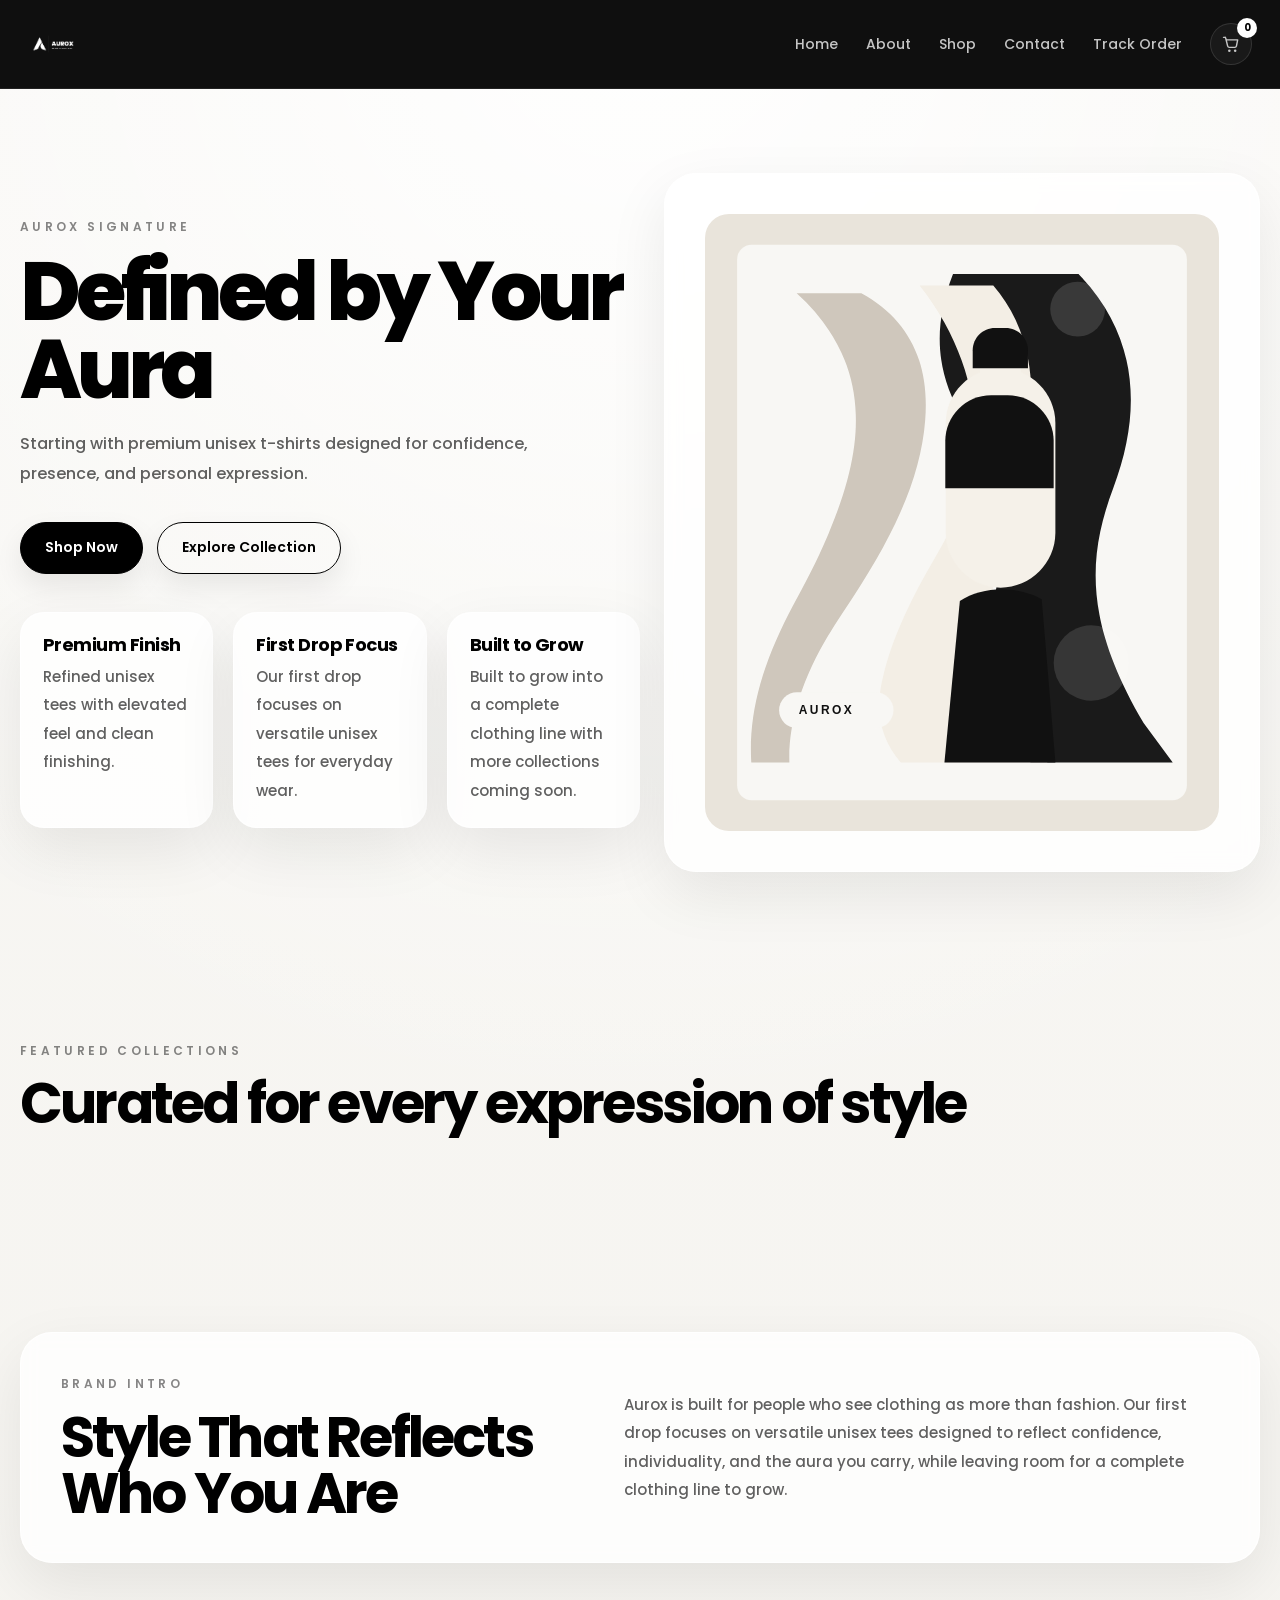
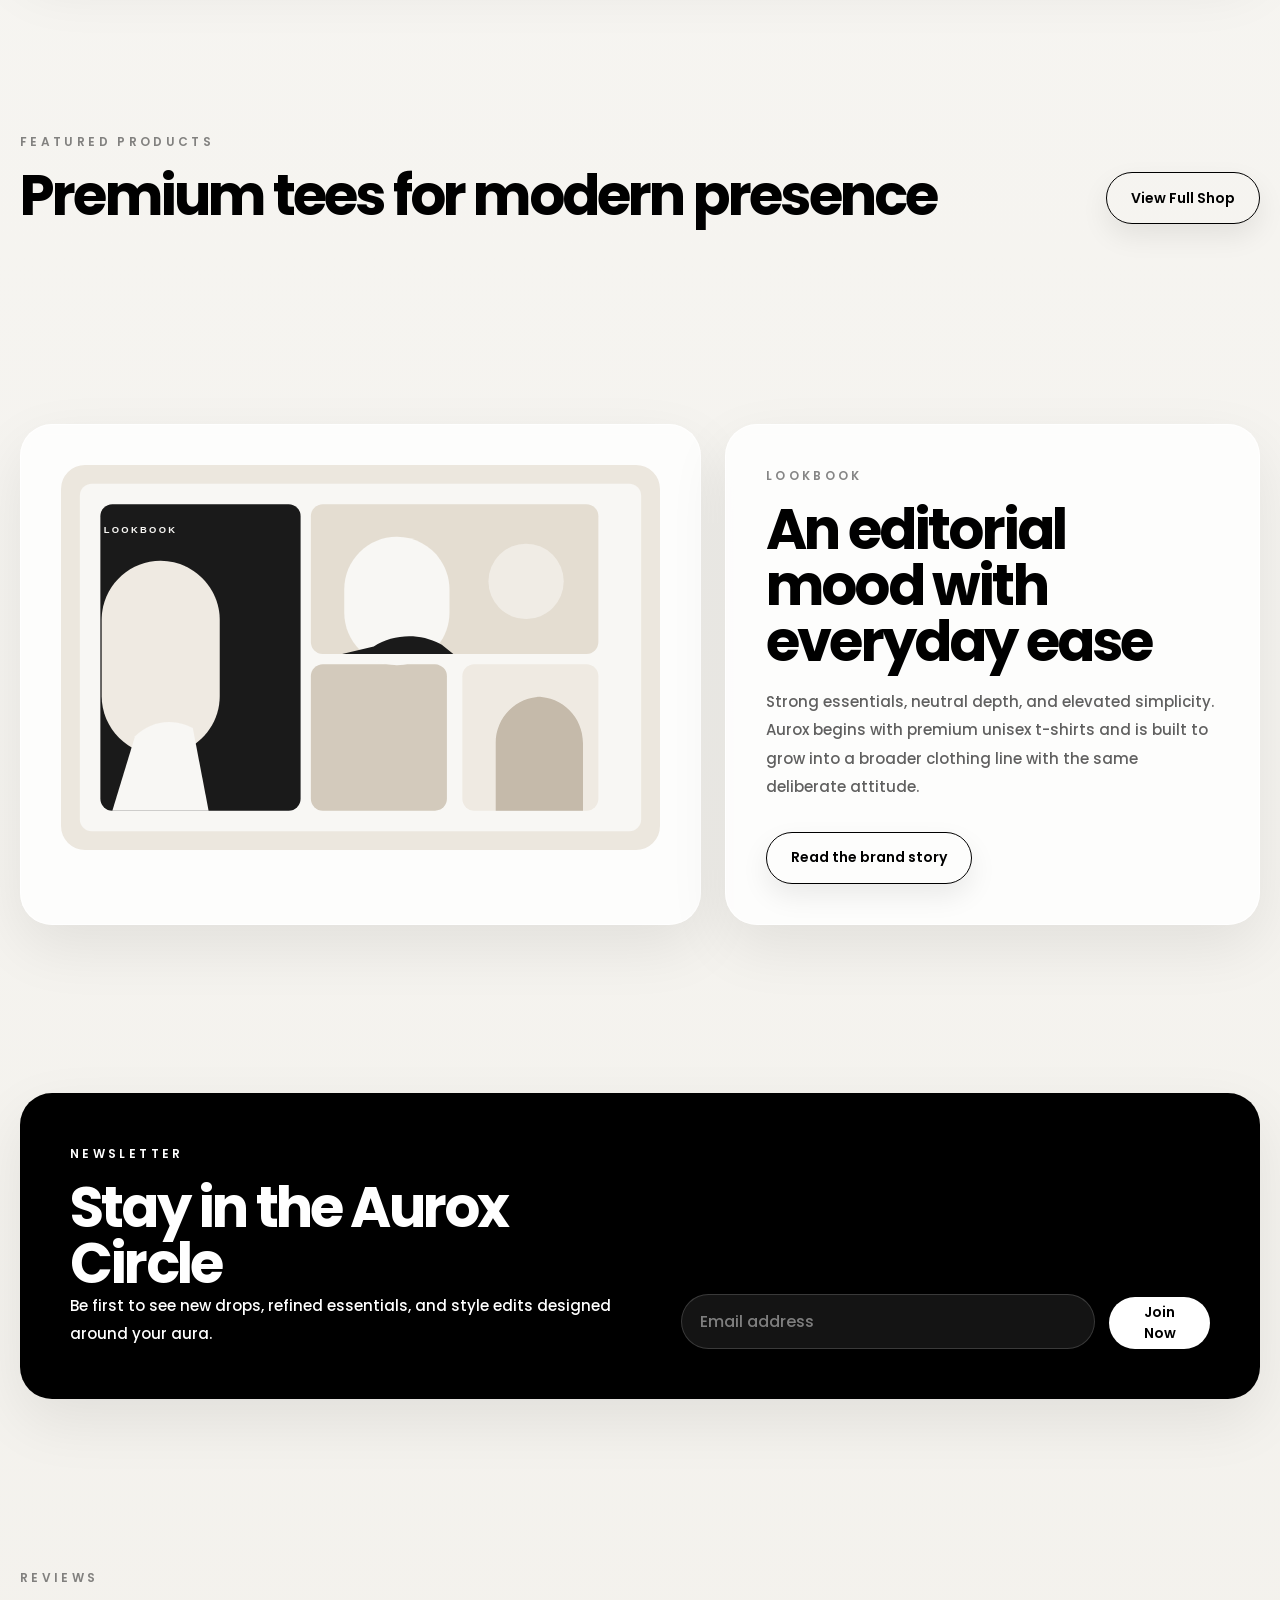
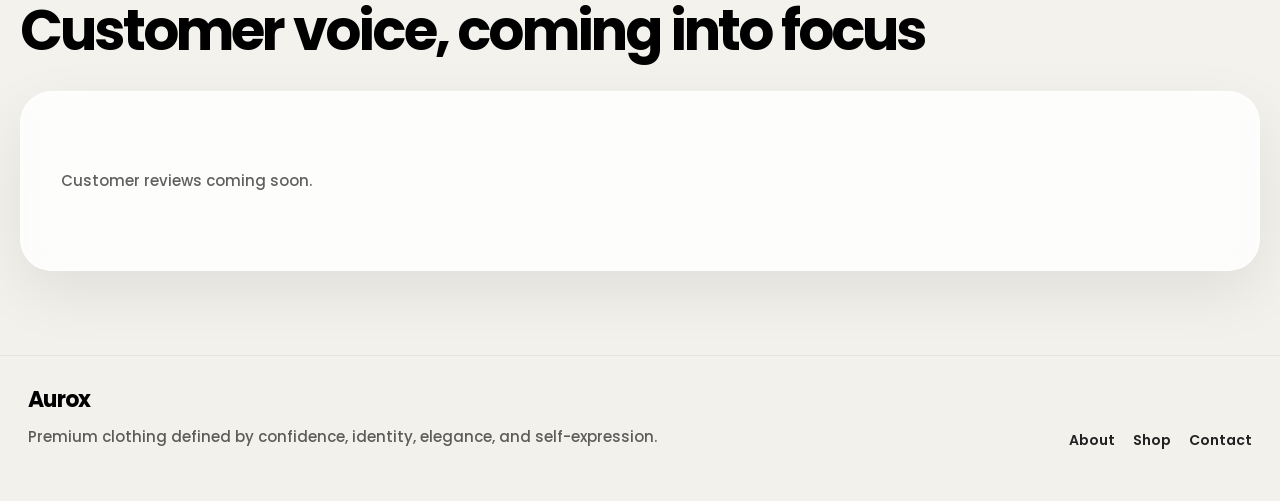
<file: index.html>
<!DOCTYPE html>
<html lang="en">
  <head>
    <meta charset="UTF-8" />
    <meta name="viewport" content="width=device-width, initial-scale=1.0" />
    <title>Aurox | Defined by Your Aura</title>
    <meta
      name="description"
      content="Aurox is a premium clothing brand defined by confidence, identity, elegance, and self-expression."
    />
    <link rel="preconnect" href="https://fonts.googleapis.com" />
    <link rel="preconnect" href="https://fonts.gstatic.com" crossorigin />
    <link
      href="https://fonts.googleapis.com/css2?family=Poppins:wght@500;600;700;800&display=swap"
      rel="stylesheet"
    />
    <link rel="stylesheet" href="css/style.css" />
  </head>
  <body data-page="home">
    <header class="site-header">
      <div class="container header-row">
        <a class="brand" href="index.html" aria-label="Aurox home">
          <img class="brand-logo" src="images/aurok-mark.png" alt="Aurox logo" />
        </a>

        <button class="menu-toggle" type="button" aria-label="Open menu" data-menu-toggle>
          <span></span>
          <span></span>
        </button>

        <nav class="site-nav" data-site-nav>
          <a href="index.html">Home</a>
          <a href="about.html">About</a>
          <a href="shop.html">Shop</a>
          <a href="contact.html">Contact</a>
          <a href="track-order.html">Track Order</a>
          <a class="cart-link" href="cart.html" aria-label="Open cart">
            <svg class="cart-icon" viewBox="0 0 24 24" aria-hidden="true">
              <path
                d="M7 7h13l-1.5 7.5a2 2 0 0 1-2 1.5H10a2 2 0 0 1-2-1.5L5.6 4.8A1 1 0 0 0 4.6 4H3"
                fill="none"
                stroke="currentColor"
                stroke-linecap="round"
                stroke-linejoin="round"
                stroke-width="1.7"
              />
              <circle cx="10" cy="20" r="1.5" fill="currentColor" />
              <circle cx="17" cy="20" r="1.5" fill="currentColor" />
            </svg>
            <span class="nav-count" data-cart-count>0</span>
          </a>
        </nav>
      </div>
    </header>

    <main>
      <section class="hero section">
        <div class="container hero-layout">
          <div class="hero-copy">
            <p class="eyebrow">Aurox Signature</p>
            <h1>Defined by Your Aura</h1>
            <p class="intro">
              Starting with premium unisex t-shirts designed for confidence,
              presence, and personal expression.
            </p>
            <div class="button-row">
              <a class="button button-dark" href="shop.html">Shop Now</a>
              <a class="button button-light" href="shop.html">Explore Collection</a>
            </div>

            <div class="mini-features">
              <article class="mini-card">
                <h3>Premium Finish</h3>
                <p>Refined unisex tees with elevated feel and clean finishing.</p>
              </article>
              <article class="mini-card">
                <h3>First Drop Focus</h3>
                <p>Our first drop focuses on versatile unisex tees for everyday wear.</p>
              </article>
              <article class="mini-card">
                <h3>Built to Grow</h3>
                <p>Built to grow into a complete clothing line with more collections coming soon.</p>
              </article>
            </div>
          </div>

          <div class="hero-visual panel">
            <img src="images/hero-editorial.svg" alt="Aurox editorial fashion visual" />
          </div>
        </div>
      </section>

      <section class="section">
        <div class="container">
          <div class="section-heading">
            <p class="eyebrow">Featured Collections</p>
            <h2>Curated for every expression of style</h2>
          </div>

          <div class="collection-grid" data-featured-collections></div>
        </div>
      </section>

      <section class="section">
        <div class="container">
          <div class="brand-story panel split-panel">
            <div>
              <p class="eyebrow">Brand Intro</p>
              <h2>Style That Reflects Who You Are</h2>
            </div>
            <p>
              Aurox is built for people who see clothing as more than fashion.
              Our first drop focuses on versatile unisex tees designed to reflect
              confidence, individuality, and the aura you carry, while leaving
              room for a complete clothing line to grow.
            </p>
          </div>
        </div>
      </section>

      <section class="section">
        <div class="container">
          <div class="section-heading section-heading-row">
            <div>
              <p class="eyebrow">Featured Products</p>
              <h2>Premium tees for modern presence</h2>
            </div>
            <a class="button button-light" href="shop.html">View Full Shop</a>
          </div>
          <div class="product-grid" data-featured-products></div>
        </div>
      </section>

      <section class="section">
        <div class="container lookbook-grid">
          <div class="panel image-panel">
            <img src="images/lookbook-wide.svg" alt="Aurox editorial lookbook visual" />
          </div>
          <article class="panel lookbook-copy">
            <p class="eyebrow">Lookbook</p>
            <h2>An editorial mood with everyday ease</h2>
            <p>
              Strong essentials, neutral depth, and elevated simplicity. Aurox
              begins with premium unisex t-shirts and is built to grow into a
              broader clothing line with the same deliberate attitude.
            </p>
            <a class="button button-light" href="about.html">Read the brand story</a>
          </article>
        </div>
      </section>

      <section class="section">
        <div class="container">
          <div class="newsletter-panel">
            <div>
              <p class="eyebrow eyebrow-light">Newsletter</p>
              <h2>Stay in the Aurox Circle</h2>
              <p>
                Be first to see new drops, refined essentials, and style edits
                designed around your aura.
              </p>
            </div>
            <form class="newsletter-form">
              <input type="email" placeholder="Email address" aria-label="Email address" />
              <button class="button button-light-solid" type="submit">Join Now</button>
            </form>
          </div>
        </div>
      </section>

      <section class="section">
        <div class="container">
          <div class="section-heading">
            <p class="eyebrow">Reviews</p>
            <h2>Customer voice, coming into focus</h2>
          </div>
          <div class="panel review-placeholder">
            <p>Customer reviews coming soon.</p>
          </div>
        </div>
      </section>
    </main>

    <footer class="site-footer">
      <div class="container footer-row">
        <div>
          <h3>Aurox</h3>
          <p>
            Premium clothing defined by confidence, identity, elegance, and
            self-expression.
          </p>
        </div>
        <div class="footer-links">
          <a href="about.html">About</a>
          <a href="shop.html">Shop</a>
          <a href="contact.html">Contact</a>
        </div>
      </div>
    </footer>

    <script src="js/data.js"></script>
    <script type="module" src="js/main.js"></script>
  </body>
</html>
</file>
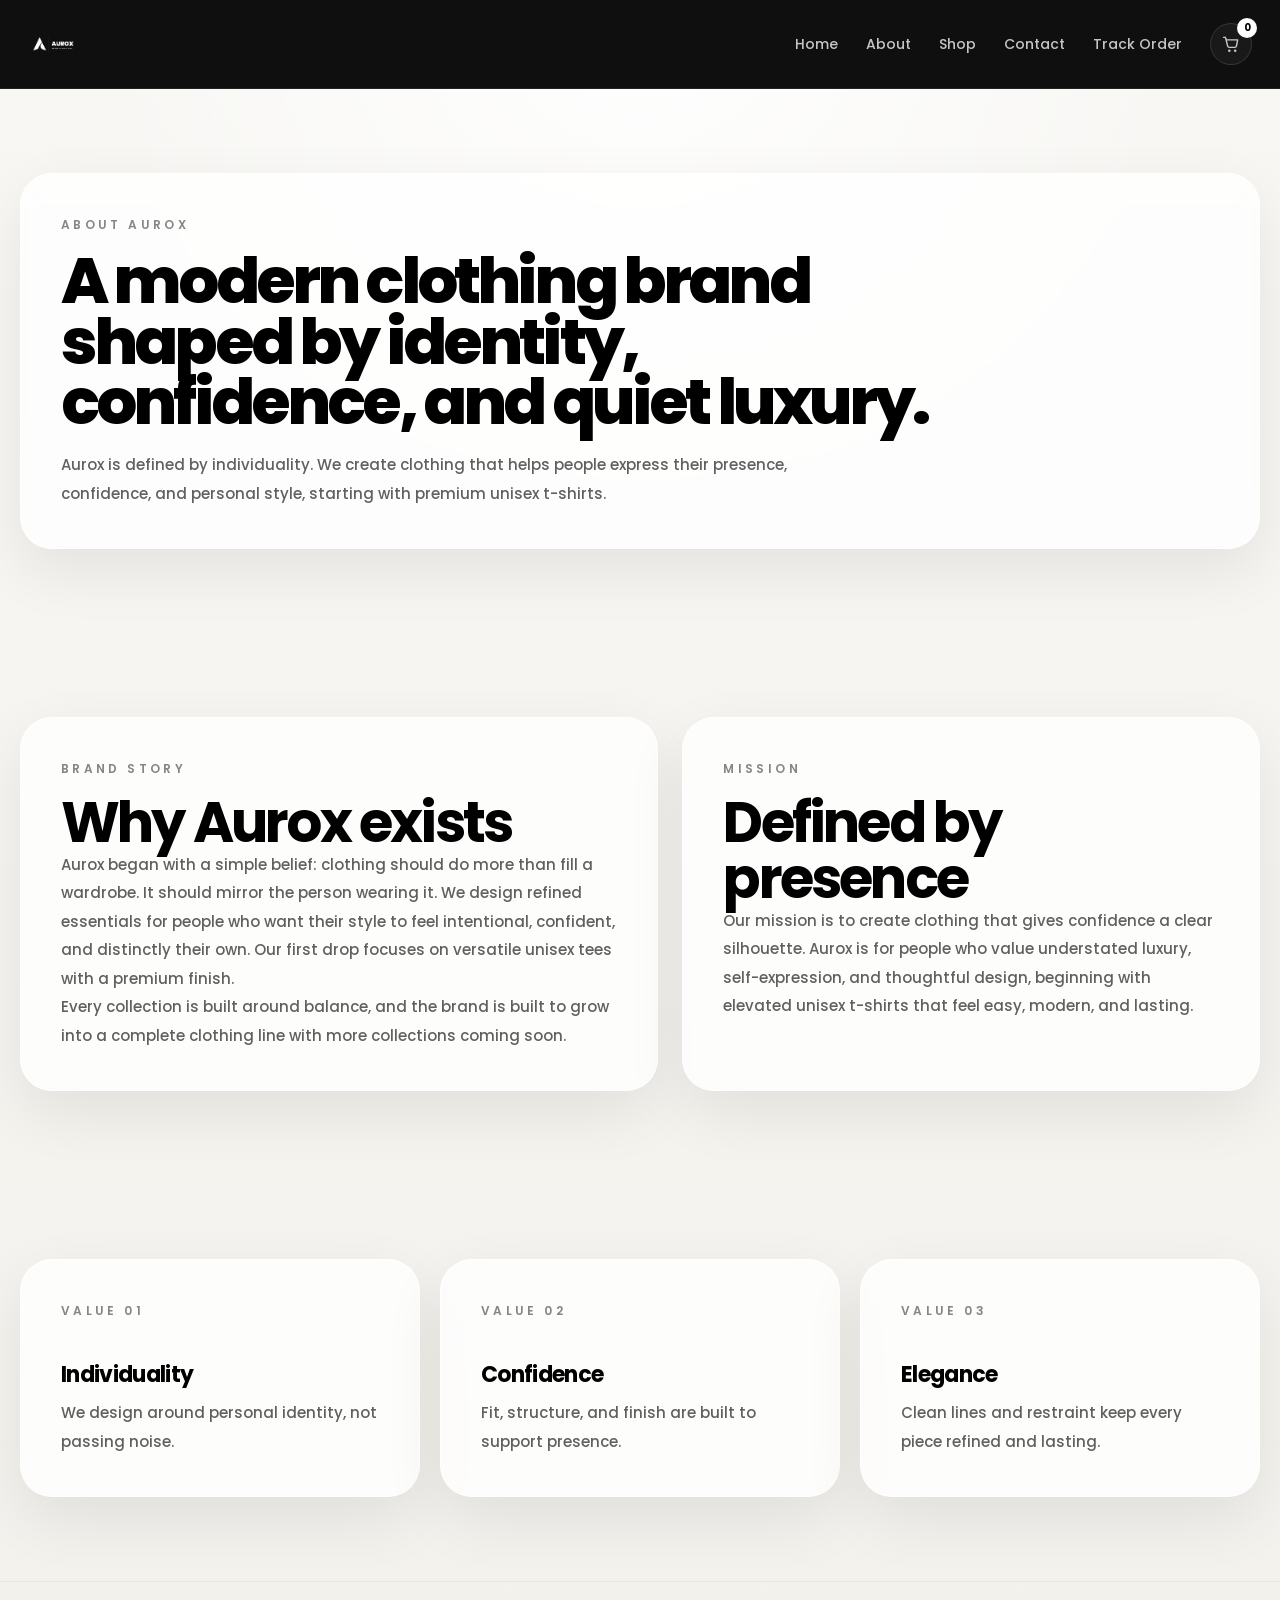
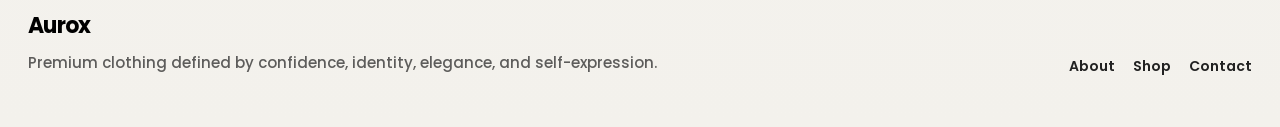
<file: about.html>
<!DOCTYPE html>
<html lang="en">
  <head>
    <meta charset="UTF-8" />
    <meta name="viewport" content="width=device-width, initial-scale=1.0" />
    <title>About | Aurox</title>
    <meta
      name="description"
      content="Learn the story behind Aurox, a premium modern clothing brand defined by individuality and confidence."
    />
    <link rel="preconnect" href="https://fonts.googleapis.com" />
    <link rel="preconnect" href="https://fonts.gstatic.com" crossorigin />
    <link
      href="https://fonts.googleapis.com/css2?family=Poppins:wght@500;600;700;800&display=swap"
      rel="stylesheet"
    />
    <link rel="stylesheet" href="css/style.css" />
  </head>
  <body data-page="about">
    <header class="site-header">
      <div class="container header-row">
        <a class="brand" href="index.html" aria-label="Aurox home">
          <img class="brand-logo" src="images/aurok-mark.png" alt="Aurox logo" />
        </a>

        <button class="menu-toggle" type="button" aria-label="Open menu" data-menu-toggle>
          <span></span>
          <span></span>
        </button>

        <nav class="site-nav" data-site-nav>
          <a href="index.html">Home</a>
          <a href="about.html">About</a>
          <a href="shop.html">Shop</a>
          <a href="contact.html">Contact</a>
          <a href="track-order.html">Track Order</a>
          <a class="cart-link" href="cart.html" aria-label="Open cart">
            <svg class="cart-icon" viewBox="0 0 24 24" aria-hidden="true">
              <path
                d="M7 7h13l-1.5 7.5a2 2 0 0 1-2 1.5H10a2 2 0 0 1-2-1.5L5.6 4.8A1 1 0 0 0 4.6 4H3"
                fill="none"
                stroke="currentColor"
                stroke-linecap="round"
                stroke-linejoin="round"
                stroke-width="1.7"
              />
              <circle cx="10" cy="20" r="1.5" fill="currentColor" />
              <circle cx="17" cy="20" r="1.5" fill="currentColor" />
            </svg>
            <span class="nav-count" data-cart-count>0</span>
          </a>
        </nav>
      </div>
    </header>

    <main>
      <section class="page-hero section">
        <div class="container panel">
          <p class="eyebrow">About Aurox</p>
          <h1>A modern clothing brand shaped by identity, confidence, and quiet luxury.</h1>
          <p>
            Aurox is defined by individuality. We create clothing that helps
            people express their presence, confidence, and personal style,
            starting with premium unisex t-shirts.
          </p>
        </div>
      </section>

      <section class="section">
        <div class="container two-column-layout">
          <article class="panel">
            <p class="eyebrow">Brand Story</p>
            <h2>Why Aurox exists</h2>
            <p>
              Aurox began with a simple belief: clothing should do more than fill
              a wardrobe. It should mirror the person wearing it. We design
              refined essentials for people who want their style to feel
              intentional, confident, and distinctly their own. Our first drop
              focuses on versatile unisex tees with a premium finish.
            </p>
            <p>
              Every collection is built around balance, and the brand is built to
              grow into a complete clothing line with more collections coming soon.
            </p>
          </article>

          <article class="panel">
            <p class="eyebrow">Mission</p>
            <h2>Defined by presence</h2>
            <p>
              Our mission is to create clothing that gives confidence a clear
              silhouette. Aurox is for people who value understated luxury,
              self-expression, and thoughtful design, beginning with elevated
              unisex t-shirts that feel easy, modern, and lasting.
            </p>
          </article>
        </div>
      </section>

      <section class="section">
        <div class="container value-grid">
          <article class="panel">
            <p class="eyebrow">Value 01</p>
            <h3>Individuality</h3>
            <p>
              We design around personal identity, not passing noise.
            </p>
          </article>
          <article class="panel">
            <p class="eyebrow">Value 02</p>
            <h3>Confidence</h3>
            <p>
              Fit, structure, and finish are built to support presence.
            </p>
          </article>
          <article class="panel">
            <p class="eyebrow">Value 03</p>
            <h3>Elegance</h3>
            <p>
              Clean lines and restraint keep every piece refined and lasting.
            </p>
          </article>
        </div>
      </section>
    </main>

    <footer class="site-footer">
      <div class="container footer-row">
        <div>
          <h3>Aurox</h3>
          <p>
            Premium clothing defined by confidence, identity, elegance, and
            self-expression.
          </p>
        </div>
        <div class="footer-links">
          <a href="about.html">About</a>
          <a href="shop.html">Shop</a>
          <a href="contact.html">Contact</a>
        </div>
      </div>
    </footer>

    <script src="js/data.js"></script>
    <script type="module" src="js/main.js"></script>
  </body>
</html>
</file>
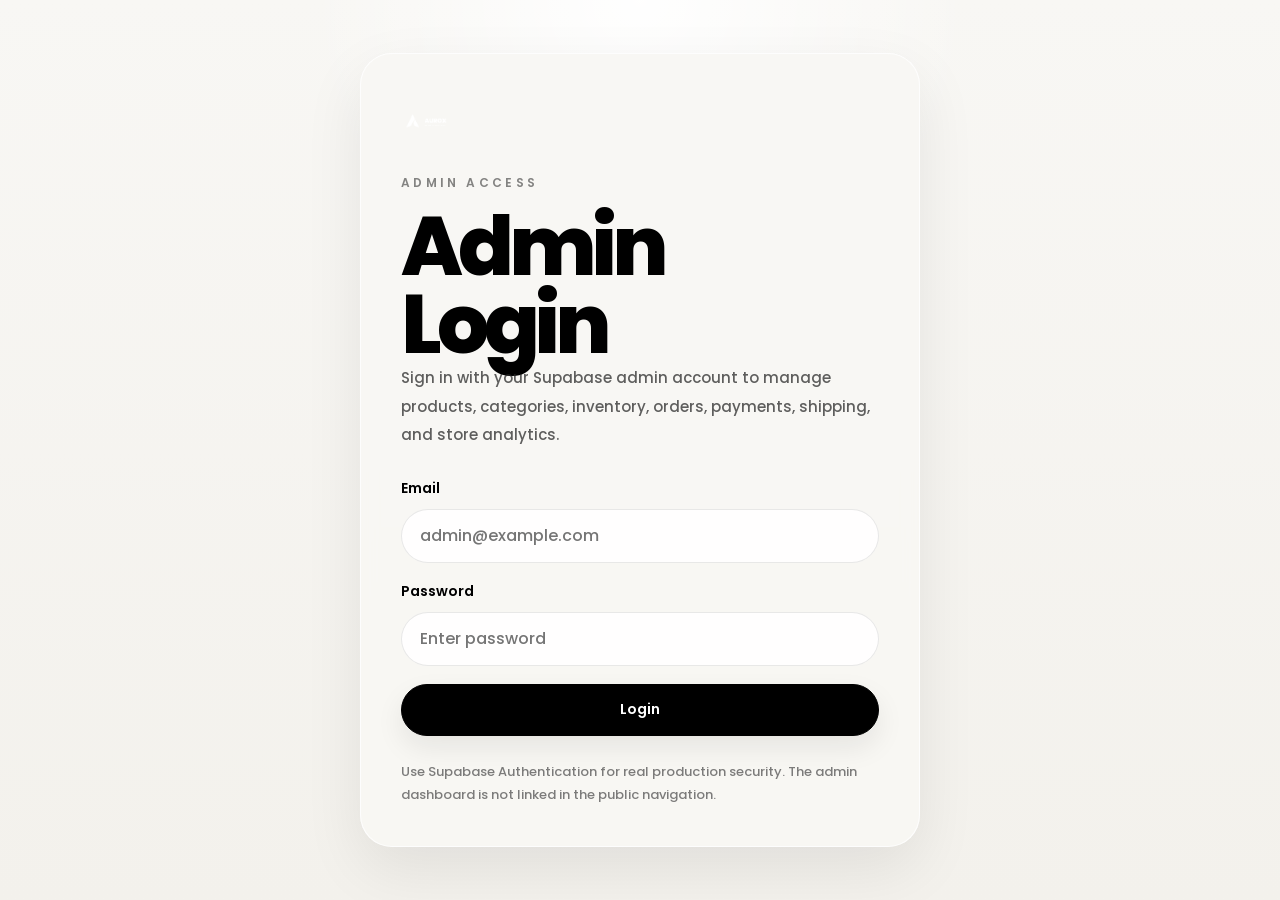
<file: admin.html>
<!DOCTYPE html>
<html lang="en">
  <head>
    <meta charset="UTF-8" />
    <meta name="viewport" content="width=device-width, initial-scale=1.0" />
    <title>Admin Dashboard | Aurox</title>
    <meta
      name="description"
      content="Manage the Aurox store, products, inventory, categories, shipping, and orders."
    />
    <link rel="preconnect" href="https://fonts.googleapis.com" />
    <link rel="preconnect" href="https://fonts.gstatic.com" crossorigin />
    <link
      href="https://fonts.googleapis.com/css2?family=Poppins:wght@500;600;700;800&display=swap"
      rel="stylesheet"
    />
    <link rel="stylesheet" href="css/style.css" />
  </head>
  <body data-page="admin">
    <div class="admin-login-screen" data-admin-login-screen>
      <div class="container admin-login-wrap">
        <div class="panel admin-login-panel">
          <a class="brand admin-login-brand" href="index.html" aria-label="Aurox home">
            <img class="brand-logo" src="images/aurok-mark.png" alt="Aurox logo" />
          </a>
          <p class="eyebrow">Admin Access</p>
          <h1>Admin Login</h1>
          <p>
            Sign in with your Supabase admin account to manage products,
            categories, inventory, orders, payments, shipping, and store analytics.
          </p>
          <form class="admin-login-form" data-admin-login-form>
            <div>
              <label for="admin-email">Email</label>
              <input id="admin-email" type="email" placeholder="admin@example.com" data-admin-email />
            </div>
            <div>
              <label for="admin-password">Password</label>
              <input id="admin-password" type="password" placeholder="Enter password" data-admin-password />
            </div>
            <p class="field-error admin-login-error" data-admin-login-error></p>
            <button class="button button-dark" type="submit">Login</button>
          </form>
          <p class="admin-login-note">
            Use Supabase Authentication for real production security. The admin
            dashboard is not linked in the public navigation.
          </p>
        </div>
      </div>
    </div>

    <div data-admin-dashboard hidden>
      <header class="site-header">
        <div class="container header-row">
          <a class="brand" href="index.html" aria-label="Aurox home">
            <img class="brand-logo" src="images/aurok-mark.png" alt="Aurox logo" />
          </a>
          <button class="button button-light admin-logout-button" type="button" data-admin-logout>
            Logout
          </button>
        </div>
      </header>

      <main>
        <section class="page-hero section">
          <div class="container panel">
            <p class="eyebrow">Store Management</p>
            <h1>Manage the Aurox store without touching code.</h1>
            <p>
              Products, categories, stock, orders, payments, shipping charges,
              and storefront content now flow from Supabase into the existing
              Aurox website.
            </p>
          </div>
        </section>

        <section class="section admin-section-tight">
          <div class="container">
            <div class="admin-overview-grid" data-admin-overview></div>
          </div>
        </section>

        <section class="section">
          <div class="container admin-layout">
            <div class="panel">
              <div class="admin-toolbar">
                <div>
                  <p class="eyebrow">Category Management</p>
                  <h2>Create and manage collections</h2>
                </div>
              </div>

              <p class="admin-success" data-admin-category-success>
                Category saved successfully.
              </p>

              <form class="admin-product-form" data-admin-category-form>
                <input type="hidden" data-category-id />
                <div class="admin-product-grid admin-product-grid-third">
                  <div>
                    <label for="category-name">Category Name</label>
                    <input id="category-name" type="text" data-category-field="name" />
                  </div>
                  <div>
                    <label for="category-slug">Category Slug</label>
                    <input id="category-slug" type="text" data-category-field="slug" />
                  </div>
                  <div>
                    <label for="category-status">Status</label>
                    <select id="category-status" data-category-field="active">
                      <option value="true">Active</option>
                      <option value="false">Inactive</option>
                    </select>
                  </div>
                  <div class="full-width">
                    <label for="category-description">Description</label>
                    <textarea id="category-description" rows="3" data-category-field="description"></textarea>
                  </div>
                </div>
                <p class="field-error admin-product-error" data-admin-category-error></p>
                <div class="button-row admin-product-actions">
                  <button class="button button-light" type="button" data-category-reset>
                    Clear Form
                  </button>
                  <button class="button button-dark" type="submit">
                    Save Category
                  </button>
                </div>
              </form>

              <div class="admin-card-list" data-admin-category-list></div>
            </div>

            <div class="panel">
              <div class="admin-toolbar">
                <div>
                  <p class="eyebrow">Product Management</p>
                  <h2>Add, edit, activate, archive, or remove products</h2>
                </div>
              </div>

              <p class="admin-success" data-admin-product-success>
                Product saved successfully.
              </p>

              <form class="admin-product-form" data-admin-product-form>
                <input type="hidden" data-product-id />
                <div class="admin-product-grid admin-product-grid-third">
                  <div>
                    <label for="product-name">Product Name</label>
                    <input id="product-name" type="text" data-product-field="name" />
                  </div>
                  <div>
                    <label for="product-slug">Product Slug</label>
                    <input id="product-slug" type="text" data-product-field="slug" />
                  </div>
                  <div>
                    <label for="product-status">Status</label>
                    <select id="product-status" data-product-field="status">
                      <option value="active">Active</option>
                      <option value="inactive">Inactive</option>
                      <option value="archived">Archived</option>
                    </select>
                  </div>
                  <div>
                    <label for="product-category">Category</label>
                    <select id="product-category" data-product-field="categoryId"></select>
                  </div>
                  <div>
                    <label for="product-color">Color</label>
                    <input id="product-color" type="text" data-product-field="color" />
                  </div>
                  <div>
                    <label for="product-material">Material</label>
                    <input id="product-material" type="text" data-product-field="material" />
                  </div>
                  <div>
                    <label for="product-price">Price</label>
                    <input id="product-price" type="number" min="0" data-product-field="price" />
                  </div>
                  <div class="full-width">
                    <label for="product-short-description">Short Description</label>
                    <textarea id="product-short-description" rows="2" data-product-field="shortDescription"></textarea>
                  </div>
                  <div class="full-width">
                    <label for="product-description">Full Description</label>
                    <textarea id="product-description" rows="4" data-product-field="description"></textarea>
                  </div>
                </div>

                <div class="admin-ai-box">
                  <div class="admin-toolbar">
                    <div>
                      <p class="eyebrow">AI Product Assistant</p>
                      <h3>Generate editable product copy</h3>
                    </div>
                    <button class="button button-light" type="button" data-generate-copy>
                      Generate Copy
                    </button>
                  </div>
                  <p class="admin-helper-text">
                    This assistant uses template-based copy inside the admin
                    dashboard so you can generate polished content without leaving
                    the site. You can edit everything before saving.
                  </p>
                  <div class="admin-product-grid admin-product-grid-third">
                    <div class="full-width">
                      <label for="product-highlights">Product Highlights</label>
                      <textarea id="product-highlights" rows="4" data-product-field="highlights" placeholder="One highlight per line"></textarea>
                    </div>
                    <div>
                      <label for="product-seo-title">SEO Title</label>
                      <input id="product-seo-title" type="text" data-product-field="seoTitle" />
                    </div>
                    <div class="full-width">
                      <label for="product-seo-description">SEO Description</label>
                      <textarea id="product-seo-description" rows="3" data-product-field="seoDescription"></textarea>
                    </div>
                  </div>
                </div>

                <div class="admin-upload-box">
                  <div class="admin-toolbar">
                    <div>
                      <p class="eyebrow">Product Images</p>
                      <h3>Upload to Supabase Storage or set an image URL</h3>
                    </div>
                  </div>
                  <div class="admin-product-grid admin-product-grid-third">
                    <div class="full-width">
                      <label for="product-image">Image URL</label>
                      <input id="product-image" type="text" data-product-field="image" placeholder="https://..." />
                    </div>
                    <div class="full-width">
                      <label for="product-image-upload">Upload Image</label>
                      <input id="product-image-upload" type="file" accept="image/*" data-product-image-upload />
                    </div>
                    <div class="full-width admin-upload-actions">
                      <button class="button button-light" type="button" data-upload-image>
                        Upload Image
                      </button>
                      <button class="button button-light" type="button" data-remove-image>
                        Remove Image
                      </button>
                    </div>
                    <div class="full-width">
                      <p class="field-error admin-product-error" data-admin-image-error></p>
                      <div class="admin-image-preview" data-admin-image-preview>
                        <span>No image selected yet.</span>
                      </div>
                    </div>
                  </div>
                </div>

                <div class="admin-product-grid admin-product-stock-grid">
                  <div>
                    <label for="product-stock-m">Stock M</label>
                    <input id="product-stock-m" type="number" min="0" data-product-stock="M" />
                  </div>
                  <div>
                    <label for="product-stock-l">Stock L</label>
                    <input id="product-stock-l" type="number" min="0" data-product-stock="L" />
                  </div>
                  <div>
                    <label for="product-stock-xl">Stock XL</label>
                    <input id="product-stock-xl" type="number" min="0" data-product-stock="XL" />
                  </div>
                </div>

                <p class="field-error admin-product-error" data-admin-product-error></p>

                <div class="button-row admin-product-actions">
                  <button class="button button-light" type="button" data-product-reset>
                    Clear Form
                  </button>
                  <button class="button button-dark" type="submit" data-save-product>
                    Save Product
                  </button>
                </div>
              </form>

              <p class="admin-helper-text">
                If Supabase is empty, the storefront still falls back to the
                current default Aurox catalog from <code>js/data.js</code>.
              </p>

              <div class="admin-card-list" data-admin-product-list></div>
            </div>

            <div class="panel">
              <div class="admin-toolbar">
                <div>
                  <p class="eyebrow">Inventory Controls</p>
                  <h2>Current stock and low-stock warnings</h2>
                </div>
                <div class="button-row">
                  <button class="button button-dark" type="button" data-save-inventory>
                    Save Stock
                  </button>
                </div>
              </div>

              <p class="admin-success" data-admin-success>
                Inventory saved successfully.
              </p>

              <div class="admin-table-wrap">
                <table class="admin-table">
                  <thead>
                    <tr>
                      <th>Product</th>
                      <th>Size M</th>
                      <th>Size L</th>
                      <th>Size XL</th>
                    </tr>
                  </thead>
                  <tbody data-admin-inventory-table></tbody>
                </table>
              </div>
            </div>

            <div class="panel">
              <div class="admin-toolbar">
                <div>
                  <p class="eyebrow">Shipping Settings</p>
                  <h2>Editable delivery charges</h2>
                </div>
                <div class="button-row">
                  <button class="button button-light" type="button" data-reset-shipping>
                    Reset Charges
                  </button>
                  <button class="button button-dark" type="button" data-save-shipping>
                    Save Charges
                  </button>
                </div>
              </div>

              <p class="admin-success" data-admin-shipping-success>
                Shipping settings saved successfully.
              </p>

              <div class="admin-settings-grid">
                <div>
                  <label for="shipping-sylhet">Sylhet Delivery Charge</label>
                  <input id="shipping-sylhet" class="admin-stock-input" type="number" min="0" data-shipping-input="Sylhet" />
                </div>
                <div>
                  <label for="shipping-outside">Outside Sylhet Delivery Charge</label>
                  <input
                    id="shipping-outside"
                    class="admin-stock-input"
                    type="number"
                    min="0"
                    data-shipping-input="Outside Sylhet"
                  />
                </div>
              </div>
            </div>

            <div class="panel">
              <div class="admin-toolbar">
                <div>
                  <p class="eyebrow">Order Management</p>
                  <h2>Search, filter, and update orders</h2>
                </div>
              </div>

              <p class="admin-success" data-admin-order-success>
                Order updated successfully.
              </p>

              <div class="admin-filters">
                <input type="search" placeholder="Search by order ID, phone, or customer name" data-order-search />
                <select data-order-filter-status>
                  <option value="All">All statuses</option>
                  <option value="Pending Delivery Charge">Pending Delivery Charge</option>
                  <option value="Payment Submitted">Payment Submitted</option>
                  <option value="Confirmed">Confirmed</option>
                  <option value="Processing">Processing</option>
                  <option value="Shipped">Shipped</option>
                  <option value="Delivered">Delivered</option>
                  <option value="Cancelled">Cancelled</option>
                </select>
              </div>

              <div class="admin-orders" data-admin-orders></div>
            </div>

            <div class="panel">
              <div class="admin-toolbar">
                <div>
                  <p class="eyebrow">Payment Submissions</p>
                  <h2>Verify upfront delivery charge payments</h2>
                </div>
              </div>

              <p class="admin-success" data-admin-payment-success>
                Payment updated successfully.
              </p>

              <div class="admin-orders" data-admin-payments></div>
            </div>

            <div class="panel">
              <div class="admin-toolbar">
                <div>
                  <p class="eyebrow">Analytics</p>
                  <h2>Simple store performance snapshot</h2>
                </div>
              </div>

              <div class="admin-analytics-grid" data-admin-analytics></div>
            </div>
          </div>
        </section>
      </main>
    </div>

    <script src="js/data.js"></script>
    <script type="module" src="js/admin.js"></script>
  </body>
</html>
</file>
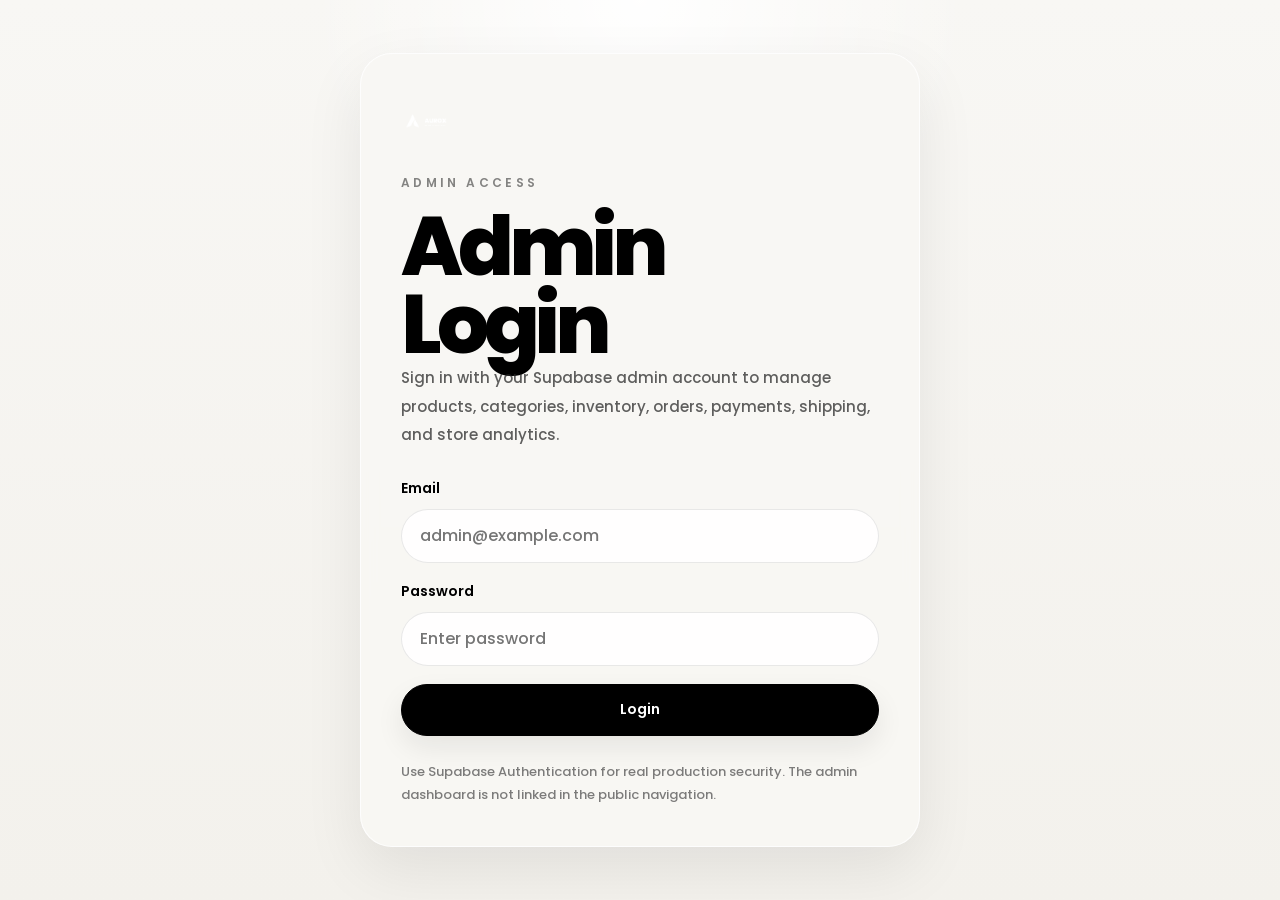
<file: aura-control.html>
<!DOCTYPE html>
<html lang="en">
  <head>
    <meta charset="UTF-8" />
    <meta name="viewport" content="width=device-width, initial-scale=1.0" />
    <title>Admin Dashboard | Aurox</title>
    <meta name="robots" content="noindex, nofollow, noarchive, nosnippet" />
    <meta name="googlebot" content="noindex, nofollow, noarchive, nosnippet" />
    <meta
      name="description"
      content="Manage the Aurox store, products, inventory, categories, shipping, and orders."
    />
    <link rel="preconnect" href="https://fonts.googleapis.com" />
    <link rel="preconnect" href="https://fonts.gstatic.com" crossorigin />
    <link
      href="https://fonts.googleapis.com/css2?family=Poppins:wght@500;600;700;800&display=swap"
      rel="stylesheet"
    />
    <link rel="stylesheet" href="css/style.css" />
  </head>
  <body data-page="admin">
    <div class="admin-login-screen" data-admin-login-screen>
      <div class="container admin-login-wrap">
        <div class="panel admin-login-panel">
          <a class="brand admin-login-brand" href="index.html" aria-label="Aurox home">
            <img class="brand-logo" src="images/aurok-mark.png" alt="Aurox logo" />
          </a>
          <p class="eyebrow">Admin Access</p>
          <h1>Admin Login</h1>
          <p>
            Sign in with your Supabase admin account to manage products,
            categories, inventory, orders, payments, shipping, and store analytics.
          </p>
          <form class="admin-login-form" data-admin-login-form>
            <div>
              <label for="admin-email">Email</label>
              <input id="admin-email" type="email" placeholder="admin@example.com" data-admin-email />
            </div>
            <div>
              <label for="admin-password">Password</label>
              <input id="admin-password" type="password" placeholder="Enter password" data-admin-password />
            </div>
            <p class="field-error admin-login-error" data-admin-login-error></p>
            <button class="button button-dark" type="submit">Login</button>
          </form>
          <p class="admin-login-note">
            Use Supabase Authentication for real production security. The admin
            dashboard is not linked in the public navigation.
          </p>
        </div>
      </div>
    </div>

    <div data-admin-dashboard hidden>
      <header class="site-header">
        <div class="container header-row">
          <a class="brand" href="index.html" aria-label="Aurox home">
            <img class="brand-logo" src="images/aurok-mark.png" alt="Aurox logo" />
          </a>
          <button class="button button-light admin-logout-button" type="button" data-admin-logout>
            Logout
          </button>
        </div>
      </header>

      <main>
        <section class="page-hero section">
          <div class="container panel">
            <p class="eyebrow">Store Management</p>
            <h1>Manage the Aurox store without touching code.</h1>
            <p>
              Products, categories, stock, orders, payments, shipping charges,
              and storefront content now flow from Supabase into the existing
              Aurox website.
            </p>
          </div>
        </section>

        <section class="section admin-section-tight">
          <div class="container">
            <div class="admin-overview-grid" data-admin-overview></div>
          </div>
        </section>

        <section class="section">
          <div class="container admin-layout">
            <div class="panel">
              <div class="admin-toolbar">
                <div>
                  <p class="eyebrow">Category Management</p>
                  <h2>Create and manage collections</h2>
                </div>
              </div>

              <p class="admin-success" data-admin-category-success>
                Category saved successfully.
              </p>

              <form class="admin-product-form" data-admin-category-form>
                <input type="hidden" data-category-id />
                <div class="admin-product-grid admin-product-grid-third">
                  <div>
                    <label for="category-name">Category Name</label>
                    <input id="category-name" type="text" data-category-field="name" />
                  </div>
                  <div>
                    <label for="category-slug">Category Slug</label>
                    <input id="category-slug" type="text" data-category-field="slug" />
                  </div>
                  <div>
                    <label for="category-status">Status</label>
                    <select id="category-status" data-category-field="active">
                      <option value="true">Active</option>
                      <option value="false">Inactive</option>
                    </select>
                  </div>
                  <div class="full-width">
                    <label for="category-description">Description</label>
                    <textarea id="category-description" rows="3" data-category-field="description"></textarea>
                  </div>
                </div>
                <p class="field-error admin-product-error" data-admin-category-error></p>
                <div class="button-row admin-product-actions">
                  <button class="button button-light" type="button" data-category-reset>
                    Clear Form
                  </button>
                  <button class="button button-dark" type="submit">
                    Save Category
                  </button>
                </div>
              </form>

              <div class="admin-card-list" data-admin-category-list></div>
            </div>

            <div class="panel">
              <div class="admin-toolbar">
                <div>
                  <p class="eyebrow">Product Management</p>
                  <h2>Add, edit, activate, archive, or remove products</h2>
                </div>
              </div>

              <p class="admin-success" data-admin-product-success>
                Product saved successfully.
              </p>

              <form class="admin-product-form" data-admin-product-form>
                <input type="hidden" data-product-id />
                <div class="admin-product-grid admin-product-grid-third">
                  <div>
                    <label for="product-name">Product Name</label>
                    <input id="product-name" type="text" data-product-field="name" />
                  </div>
                  <div>
                    <label for="product-slug">Product Slug</label>
                    <input id="product-slug" type="text" data-product-field="slug" />
                  </div>
                  <div>
                    <label for="product-status">Status</label>
                    <select id="product-status" data-product-field="status">
                      <option value="draft">Draft</option>
                      <option value="active">Active</option>
                      <option value="out_of_stock">Out of Stock</option>
                      <option value="archived">Archived</option>
                    </select>
                  </div>
                  <div>
                    <label for="product-category">Category</label>
                    <select id="product-category" data-product-field="categoryId"></select>
                  </div>
                  <div>
                    <label for="product-color">Color</label>
                    <input id="product-color" type="text" data-product-field="color" />
                  </div>
                  <div>
                    <label for="product-material">Material</label>
                    <input id="product-material" type="text" data-product-field="material" />
                  </div>
                  <div>
                    <label for="product-price">Price</label>
                    <input id="product-price" type="number" min="0" data-product-field="price" />
                  </div>
                  <div>
                    <label for="product-featured">Homepage Featured</label>
                    <select id="product-featured" data-product-field="featured">
                      <option value="false">No</option>
                      <option value="true">Yes</option>
                    </select>
                  </div>
                  <div>
                    <label for="product-badges">Product Badges</label>
                    <select id="product-badges" multiple size="4" data-product-field="badges">
                      <option value="New">New</option>
                      <option value="Best Seller">Best Seller</option>
                      <option value="Limited Stock">Limited Stock</option>
                      <option value="Coming Soon">Coming Soon</option>
                    </select>
                  </div>
                  <div class="full-width">
                    <label for="product-short-description">Short Description</label>
                    <textarea id="product-short-description" rows="2" data-product-field="shortDescription"></textarea>
                  </div>
                  <div class="full-width">
                    <label for="product-description">Full Description</label>
                    <textarea id="product-description" rows="4" data-product-field="description"></textarea>
                  </div>
                </div>

                <div class="admin-ai-box">
                  <div class="admin-toolbar">
                    <div>
                      <p class="eyebrow">AI Product Assistant</p>
                      <h3>Generate editable product copy</h3>
                    </div>
                    <button class="button button-light" type="button" data-generate-copy>
                      Generate Copy
                    </button>
                  </div>
                  <p class="admin-helper-text">
                    This assistant uses template-based copy inside the admin
                    dashboard so you can generate polished content without leaving
                    the site. You can edit everything before saving.
                  </p>
                  <div class="admin-product-grid admin-product-grid-third">
                    <div class="full-width">
                      <label for="product-highlights">Product Highlights</label>
                      <textarea id="product-highlights" rows="4" data-product-field="highlights" placeholder="One highlight per line"></textarea>
                    </div>
                    <div>
                      <label for="product-seo-title">SEO Title</label>
                      <input id="product-seo-title" type="text" data-product-field="seoTitle" />
                    </div>
                    <div class="full-width">
                      <label for="product-seo-description">SEO Description</label>
                      <textarea id="product-seo-description" rows="3" data-product-field="seoDescription"></textarea>
                    </div>
                  </div>
                </div>

                <div class="admin-upload-box">
                  <div class="admin-toolbar">
                    <div>
                      <p class="eyebrow">Product Images</p>
                      <h3>Upload to Supabase Storage or set an image URL</h3>
                    </div>
                  </div>
                  <div class="admin-product-grid admin-product-grid-third">
                    <div class="full-width">
                      <label for="product-image">Image URL</label>
                      <input id="product-image" type="text" data-product-field="image" placeholder="https://..." />
                    </div>
                    <div class="full-width">
                      <label for="product-gallery">Additional Gallery Image URLs</label>
                      <textarea id="product-gallery" rows="4" data-product-field="gallery" placeholder="One image URL per line"></textarea>
                    </div>
                    <div class="full-width">
                      <label for="product-image-upload">Upload Image</label>
                      <input id="product-image-upload" type="file" accept="image/*" data-product-image-upload />
                    </div>
                    <div class="full-width admin-upload-actions">
                      <button class="button button-light" type="button" data-upload-image>
                        Upload Image
                      </button>
                      <button class="button button-light" type="button" data-remove-image>
                        Remove Image
                      </button>
                      <button class="button button-light" type="button" data-upload-gallery-image>
                        Add Gallery Image
                      </button>
                    </div>
                    <div class="full-width">
                      <p class="field-error admin-product-error" data-admin-image-error></p>
                      <div class="admin-image-preview" data-admin-image-preview>
                        <span>No image selected yet.</span>
                      </div>
                    </div>
                    <div class="full-width">
                      <div class="admin-gallery-list" data-admin-gallery-list></div>
                    </div>
                  </div>
                </div>

                <div class="admin-product-grid admin-product-stock-grid">
                  <div>
                    <label for="product-stock-m">Stock M</label>
                    <input id="product-stock-m" type="number" min="0" data-product-stock="M" />
                  </div>
                  <div>
                    <label for="product-stock-l">Stock L</label>
                    <input id="product-stock-l" type="number" min="0" data-product-stock="L" />
                  </div>
                  <div>
                    <label for="product-stock-xl">Stock XL</label>
                    <input id="product-stock-xl" type="number" min="0" data-product-stock="XL" />
                  </div>
                </div>

                <p class="field-error admin-product-error" data-admin-product-error></p>

                <div class="button-row admin-product-actions">
                  <button class="button button-light" type="button" data-product-reset>
                    Clear Form
                  </button>
                  <button class="button button-dark" type="submit" data-save-product>
                    Save Product
                  </button>
                </div>
              </form>

              <p class="admin-helper-text">
                If Supabase is empty, the storefront still falls back to the
                current default Aurox catalog from <code>js/data.js</code>.
              </p>

              <div class="admin-card-list" data-admin-product-list></div>
            </div>

            <div class="panel">
              <div class="admin-toolbar">
                <div>
                  <p class="eyebrow">Inventory Controls</p>
                  <h2>Current stock and low-stock warnings</h2>
                </div>
                <div class="button-row">
                  <button class="button button-dark" type="button" data-save-inventory>
                    Save Stock
                  </button>
                </div>
              </div>

              <p class="admin-success" data-admin-success>
                Inventory saved successfully.
              </p>

              <div class="admin-table-wrap">
                <table class="admin-table">
                  <thead>
                    <tr>
                      <th>Product</th>
                      <th>Size M</th>
                      <th>Size L</th>
                      <th>Size XL</th>
                    </tr>
                  </thead>
                  <tbody data-admin-inventory-table></tbody>
                </table>
              </div>
            </div>

            <div class="panel">
              <div class="admin-toolbar">
                <div>
                  <p class="eyebrow">Shipping Settings</p>
                  <h2>Editable delivery charges</h2>
                </div>
                <div class="button-row">
                  <button class="button button-light" type="button" data-reset-shipping>
                    Reset Charges
                  </button>
                  <button class="button button-dark" type="button" data-save-shipping>
                    Save Charges
                  </button>
                </div>
              </div>

              <p class="admin-success" data-admin-shipping-success>
                Shipping settings saved successfully.
              </p>

              <div class="admin-settings-grid">
                <div>
                  <label for="shipping-sylhet">Sylhet Delivery Charge</label>
                  <input id="shipping-sylhet" class="admin-stock-input" type="number" min="0" data-shipping-input="Sylhet" />
                </div>
                <div>
                  <label for="shipping-outside">Outside Sylhet Delivery Charge</label>
                  <input
                    id="shipping-outside"
                    class="admin-stock-input"
                    type="number"
                    min="0"
                    data-shipping-input="Outside Sylhet"
                  />
                </div>
              </div>
            </div>

            <div class="panel">
              <div class="admin-toolbar">
                <div>
                  <p class="eyebrow">Order Management</p>
                  <h2>Search, filter, and update orders</h2>
                </div>
              </div>

              <p class="admin-success" data-admin-order-success>
                Order updated successfully.
              </p>

              <div class="admin-filters">
                <input type="search" placeholder="Search by order ID, phone, or customer name" data-order-search />
                <select data-order-filter-status>
                  <option value="All">All statuses</option>
                  <option value="Pending Delivery Charge">Pending Delivery Charge</option>
                  <option value="Payment Submitted">Payment Submitted</option>
                  <option value="Confirmed">Confirmed</option>
                  <option value="Processing">Processing</option>
                  <option value="Shipped">Shipped</option>
                  <option value="Delivered">Delivered</option>
                  <option value="Cancelled">Cancelled</option>
                </select>
              </div>

              <div class="admin-orders" data-admin-orders></div>
            </div>

            <div class="panel">
              <div class="admin-toolbar">
                <div>
                  <p class="eyebrow">Payment Submissions</p>
                  <h2>Verify upfront delivery charge payments</h2>
                </div>
              </div>

              <p class="admin-success" data-admin-payment-success>
                Payment updated successfully.
              </p>

              <div class="admin-orders" data-admin-payments></div>
            </div>

            <div class="panel">
              <div class="admin-toolbar">
                <div>
                  <p class="eyebrow">Admin Activity</p>
                  <h2>Recent audit log</h2>
                </div>
              </div>

              <div class="admin-orders" data-admin-logs></div>
            </div>

            <div class="panel">
              <div class="admin-toolbar">
                <div>
                  <p class="eyebrow">Analytics</p>
                  <h2>Simple store performance snapshot</h2>
                </div>
              </div>

              <div class="admin-analytics-grid" data-admin-analytics></div>
              <div class="admin-ai-roadmap">
                <p class="eyebrow">Future AI Assistant</p>
                <div class="admin-kpi-list">
                  <div class="admin-kpi-line"><span>Product descriptions</span><strong>Ready for future integration</strong></div>
                  <div class="admin-kpi-line"><span>SEO metadata</span><strong>Ready for future integration</strong></div>
                  <div class="admin-kpi-line"><span>Social captions</span><strong>Ready for future integration</strong></div>
                </div>
              </div>
            </div>
          </div>
        </section>
      </main>
    </div>

    <script src="js/data.js"></script>
    <script type="module" src="js/admin.js"></script>
  </body>
</html>
</file>
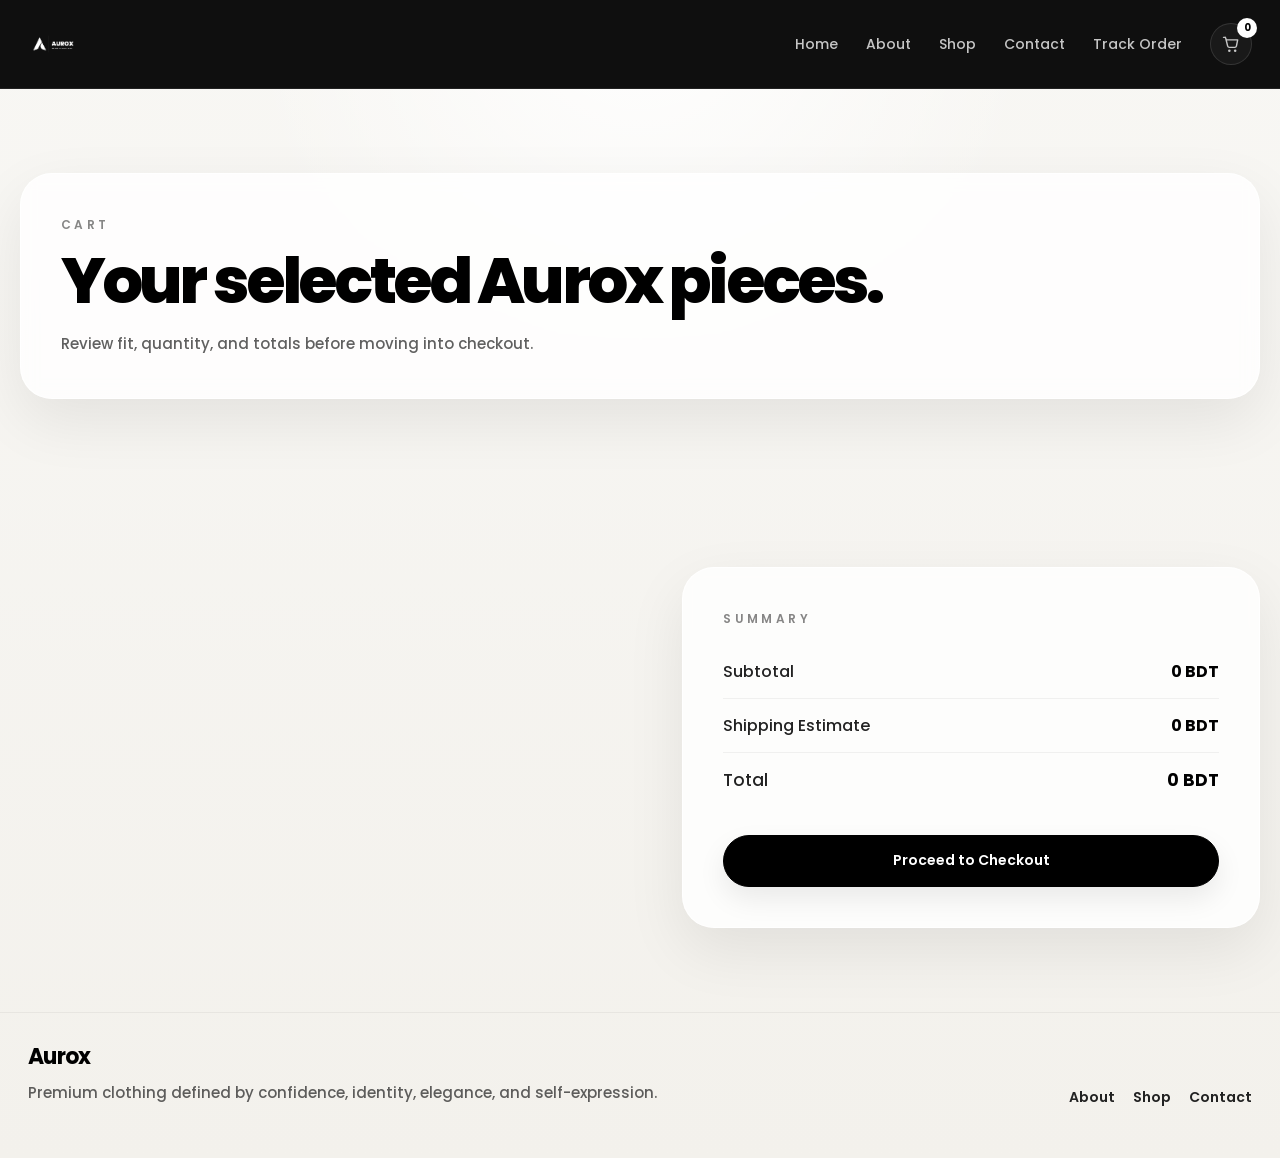
<file: cart.html>
<!DOCTYPE html>
<html lang="en">
  <head>
    <meta charset="UTF-8" />
    <meta name="viewport" content="width=device-width, initial-scale=1.0" />
    <title>Cart | Aurox</title>
    <meta
      name="description"
      content="Review selected Aurox products, update quantities, and continue to checkout."
    />
    <link rel="preconnect" href="https://fonts.googleapis.com" />
    <link rel="preconnect" href="https://fonts.gstatic.com" crossorigin />
    <link
      href="https://fonts.googleapis.com/css2?family=Poppins:wght@500;600;700;800&display=swap"
      rel="stylesheet"
    />
    <link rel="stylesheet" href="css/style.css" />
  </head>
  <body data-page="cart">
    <header class="site-header">
      <div class="container header-row">
        <a class="brand" href="index.html" aria-label="Aurox home">
          <img class="brand-logo" src="images/aurok-mark.png" alt="Aurox logo" />
        </a>

        <button class="menu-toggle" type="button" aria-label="Open menu" data-menu-toggle>
          <span></span>
          <span></span>
        </button>

        <nav class="site-nav" data-site-nav>
          <a href="index.html">Home</a>
          <a href="about.html">About</a>
          <a href="shop.html">Shop</a>
          <a href="contact.html">Contact</a>
          <a href="track-order.html">Track Order</a>
          <a class="cart-link" href="cart.html" aria-label="Open cart">
            <svg class="cart-icon" viewBox="0 0 24 24" aria-hidden="true">
              <path
                d="M7 7h13l-1.5 7.5a2 2 0 0 1-2 1.5H10a2 2 0 0 1-2-1.5L5.6 4.8A1 1 0 0 0 4.6 4H3"
                fill="none"
                stroke="currentColor"
                stroke-linecap="round"
                stroke-linejoin="round"
                stroke-width="1.7"
              />
              <circle cx="10" cy="20" r="1.5" fill="currentColor" />
              <circle cx="17" cy="20" r="1.5" fill="currentColor" />
            </svg>
            <span class="nav-count" data-cart-count>0</span>
          </a>
        </nav>
      </div>
    </header>

    <main>
      <section class="page-hero section">
        <div class="container panel">
          <p class="eyebrow">Cart</p>
          <h1>Your selected Aurox pieces.</h1>
          <p>Review fit, quantity, and totals before moving into checkout.</p>
        </div>
      </section>

      <section class="section">
        <div class="container cart-layout">
          <div class="cart-items" data-cart-items></div>

          <aside class="panel order-summary">
            <p class="eyebrow">Summary</p>
            <p class="inventory-warning" data-cart-warning hidden></p>
            <div class="summary-row">
              <span>Subtotal</span>
              <strong data-cart-subtotal>0 BDT</strong>
            </div>
            <div class="summary-row">
              <span>Shipping Estimate</span>
              <strong data-cart-shipping>0 BDT</strong>
            </div>
            <div class="summary-row total-row">
              <span>Total</span>
              <strong data-cart-total>0 BDT</strong>
            </div>
            <a class="button button-dark button-block" href="checkout.html" data-cart-checkout>
              Proceed to Checkout
            </a>
          </aside>
        </div>
      </section>
    </main>

    <footer class="site-footer">
      <div class="container footer-row">
        <div>
          <h3>Aurox</h3>
          <p>
            Premium clothing defined by confidence, identity, elegance, and
            self-expression.
          </p>
        </div>
        <div class="footer-links">
          <a href="about.html">About</a>
          <a href="shop.html">Shop</a>
          <a href="contact.html">Contact</a>
        </div>
      </div>
    </footer>

    <script src="js/data.js"></script>
    <script type="module" src="js/main.js"></script>
  </body>
</html>
</file>
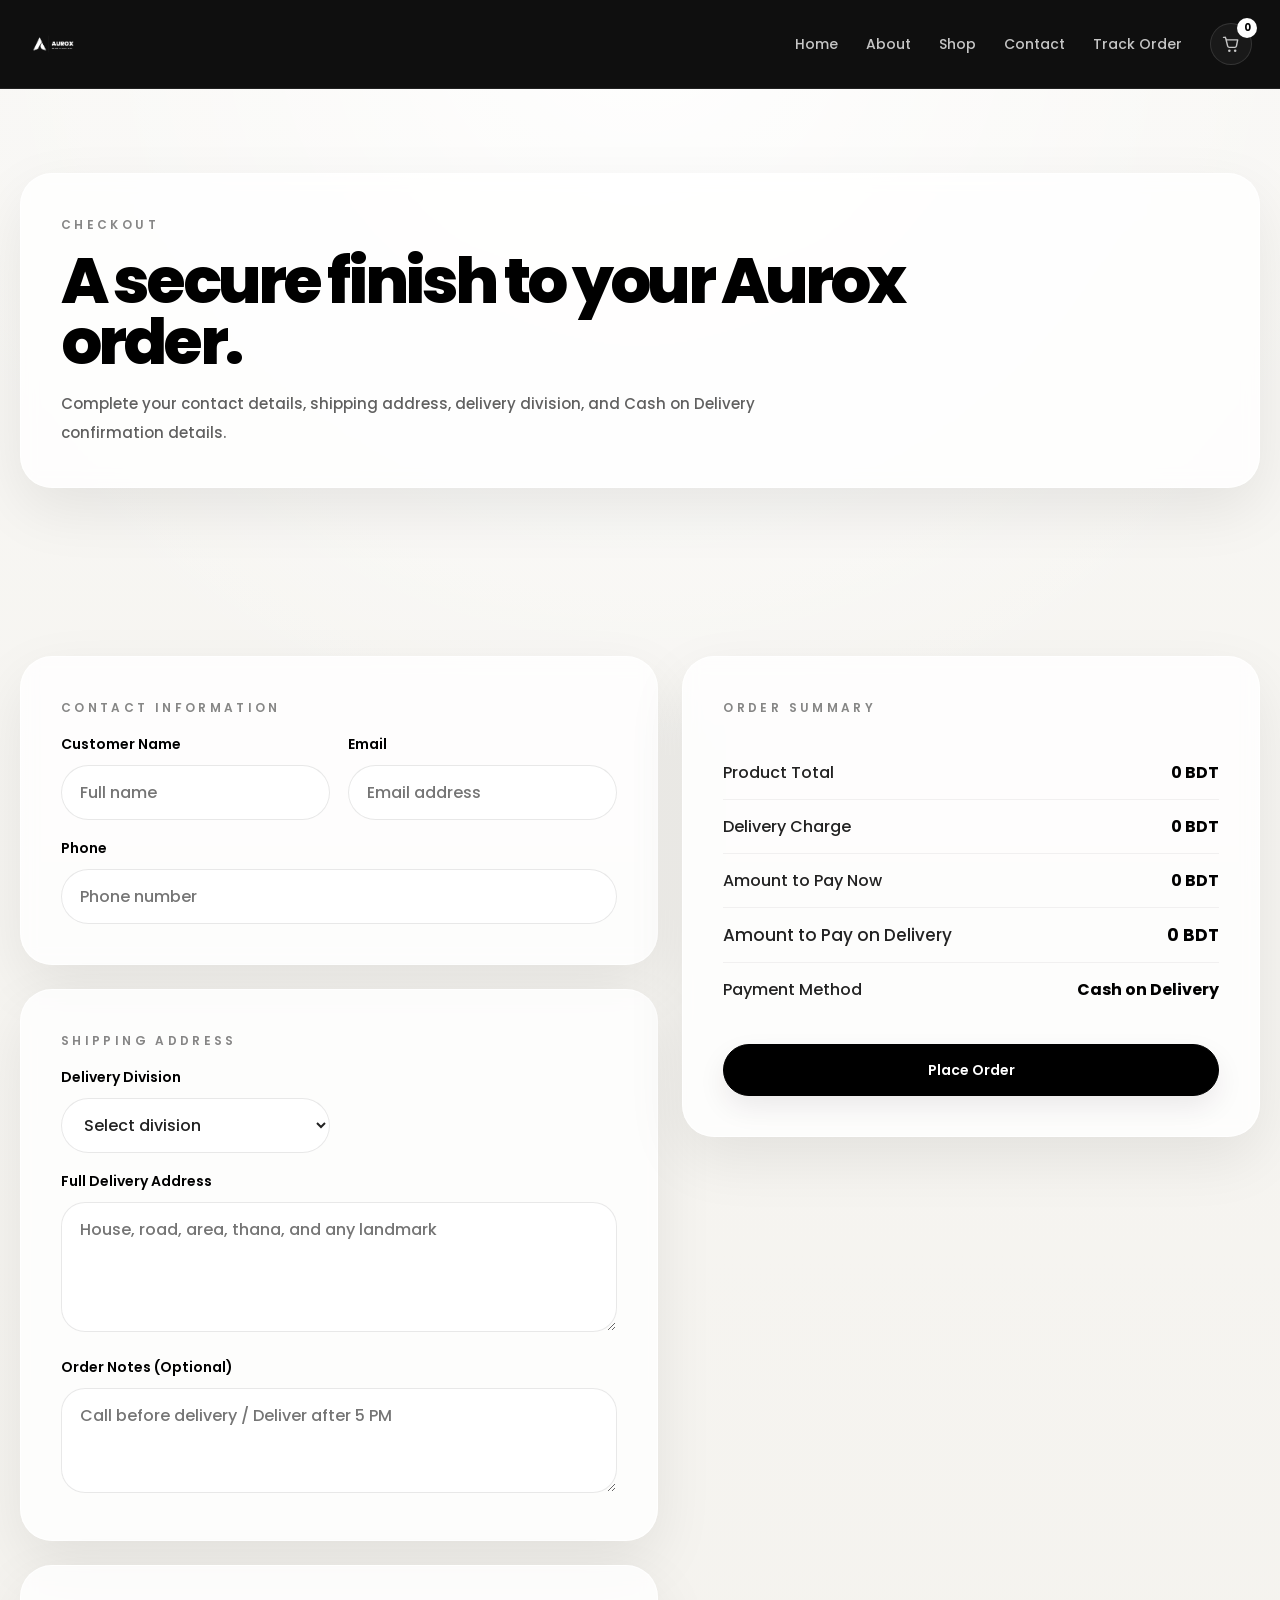
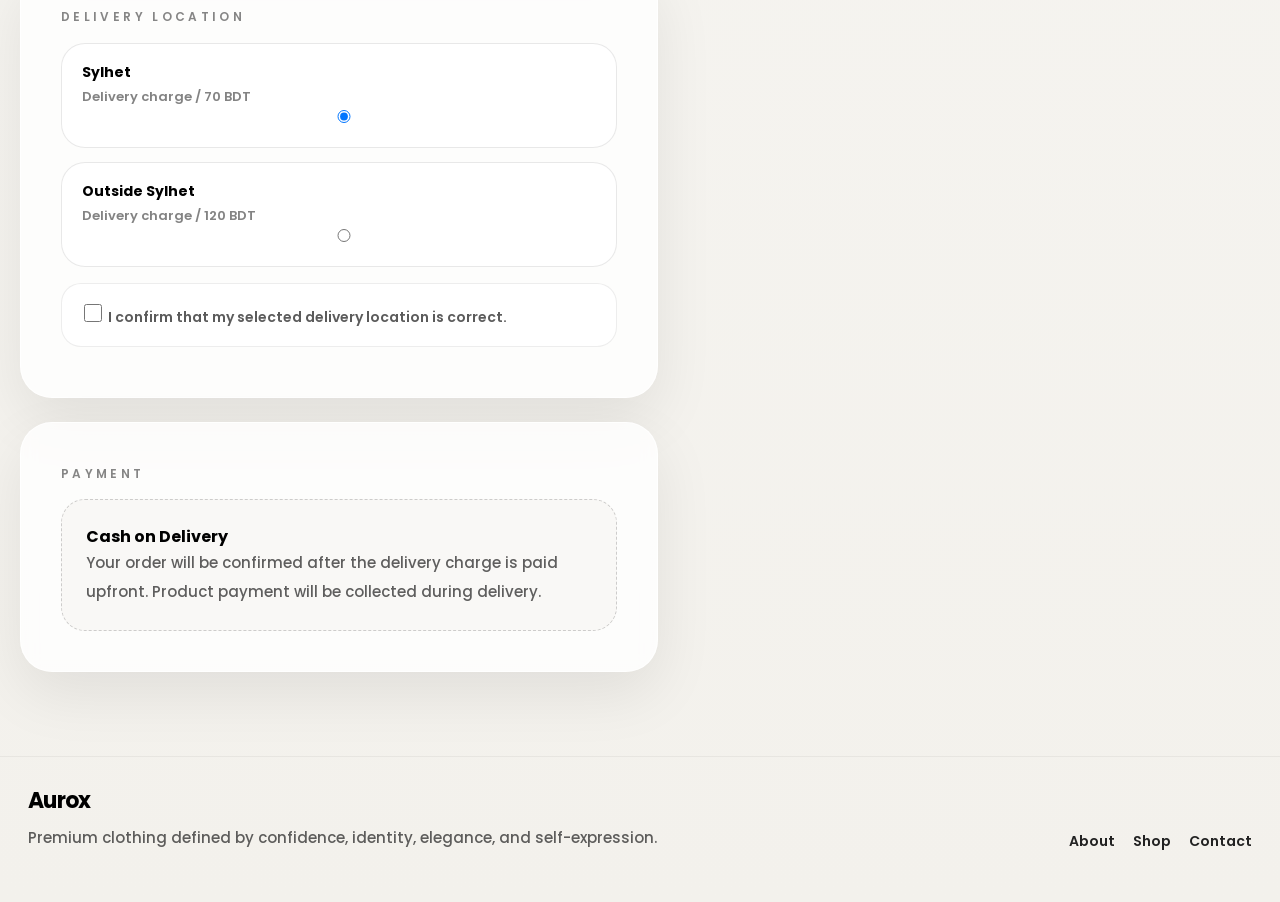
<file: checkout.html>
<!DOCTYPE html>
<html lang="en">
  <head>
    <meta charset="UTF-8" />
    <meta name="viewport" content="width=device-width, initial-scale=1.0" />
    <title>Checkout | Aurox</title>
    <meta
      name="description"
      content="Complete your Aurox order with a clean checkout flow and order summary."
    />
    <link rel="preconnect" href="https://fonts.googleapis.com" />
    <link rel="preconnect" href="https://fonts.gstatic.com" crossorigin />
    <link
      href="https://fonts.googleapis.com/css2?family=Poppins:wght@500;600;700;800&display=swap"
      rel="stylesheet"
    />
    <link rel="stylesheet" href="css/style.css" />
  </head>
  <body data-page="checkout">
    <header class="site-header">
      <div class="container header-row">
        <a class="brand" href="index.html" aria-label="Aurox home">
          <img class="brand-logo" src="images/aurok-mark.png" alt="Aurox logo" />
        </a>

        <button class="menu-toggle" type="button" aria-label="Open menu" data-menu-toggle>
          <span></span>
          <span></span>
        </button>

        <nav class="site-nav" data-site-nav>
          <a href="index.html">Home</a>
          <a href="about.html">About</a>
          <a href="shop.html">Shop</a>
          <a href="contact.html">Contact</a>
          <a href="track-order.html">Track Order</a>
          <a class="cart-link" href="cart.html" aria-label="Open cart">
            <svg class="cart-icon" viewBox="0 0 24 24" aria-hidden="true">
              <path
                d="M7 7h13l-1.5 7.5a2 2 0 0 1-2 1.5H10a2 2 0 0 1-2-1.5L5.6 4.8A1 1 0 0 0 4.6 4H3"
                fill="none"
                stroke="currentColor"
                stroke-linecap="round"
                stroke-linejoin="round"
                stroke-width="1.7"
              />
              <circle cx="10" cy="20" r="1.5" fill="currentColor" />
              <circle cx="17" cy="20" r="1.5" fill="currentColor" />
            </svg>
            <span class="nav-count" data-cart-count>0</span>
          </a>
        </nav>
      </div>
    </header>

    <main>
      <section class="page-hero section">
        <div class="container panel">
          <p class="eyebrow">Checkout</p>
          <h1>A secure finish to your Aurox order.</h1>
          <p>
            Complete your contact details, shipping address, delivery division,
            and Cash on Delivery confirmation details.
          </p>
        </div>
      </section>

      <section class="section">
        <div class="container checkout-layout">
          <form class="checkout-form">
            <section class="panel">
              <p class="eyebrow">Contact Information</p>
              <div class="form-grid">
                <div>
                  <label for="customer-name">Customer Name</label>
                  <input id="customer-name" type="text" placeholder="Full name" required />
                  <p class="field-error" data-field-error="customer-name"></p>
                </div>
                <div>
                  <label for="checkout-email">Email</label>
                  <input id="checkout-email" type="email" placeholder="Email address" />
                </div>
                <div class="full-width">
                  <label for="checkout-phone">Phone</label>
                  <input id="checkout-phone" type="tel" placeholder="Phone number" required />
                  <p class="field-error" data-field-error="checkout-phone"></p>
                </div>
              </div>
            </section>

            <section class="panel">
              <p class="eyebrow">Shipping Address</p>
              <div class="form-grid">
                <div>
                  <label for="delivery-division">Delivery Division</label>
                  <select id="delivery-division" required>
                    <option value="">Select division</option>
                    <option value="Barishal">Barishal</option>
                    <option value="Chattogram">Chattogram</option>
                    <option value="Dhaka">Dhaka</option>
                    <option value="Khulna">Khulna</option>
                    <option value="Mymensingh">Mymensingh</option>
                    <option value="Rajshahi">Rajshahi</option>
                    <option value="Rangpur">Rangpur</option>
                    <option value="Sylhet">Sylhet</option>
                  </select>
                  <p class="field-error" data-field-error="delivery-division"></p>
                </div>
                <div class="full-width">
                  <label for="address">Full Delivery Address</label>
                  <textarea id="address" rows="4" placeholder="House, road, area, thana, and any landmark" required></textarea>
                  <p class="field-error" data-field-error="address"></p>
                </div>
                <div class="full-width">
                  <label for="order-notes">Order Notes (Optional)</label>
                  <textarea id="order-notes" rows="3" placeholder="Call before delivery / Deliver after 5 PM"></textarea>
                </div>
              </div>
            </section>

            <section class="panel">
              <p class="eyebrow">Delivery Location</p>
              <label class="choice-card">
                <span>
                  <strong>Sylhet</strong>
                  <small data-delivery-price-label="Sylhet">Delivery charge / 70 BDT</small>
                </span>
                <input type="radio" name="delivery-area" value="Sylhet" checked data-delivery-area />
              </label>
              <label class="choice-card">
                <span>
                  <strong>Outside Sylhet</strong>
                  <small data-delivery-price-label="Outside Sylhet">Delivery charge / 120 BDT</small>
                </span>
                <input type="radio" name="delivery-area" value="Outside Sylhet" data-delivery-area />
              </label>
              <p class="field-error" data-field-error="delivery-area"></p>
              <p class="inventory-warning" data-delivery-match-warning hidden></p>
              <label class="confirm-check" data-delivery-confirmation-wrap hidden>
                <input type="checkbox" data-delivery-confirmation />
                <span>I confirm that my selected delivery location is correct.</span>
              </label>
            </section>

            <section class="panel">
              <p class="eyebrow">Payment</p>
              <div class="payment-placeholder checkout-payment-note">
                <strong>Cash on Delivery</strong>
                <p>
                  Your order will be confirmed after the delivery charge is paid
                  upfront. Product payment will be collected during delivery.
                </p>
              </div>
            </section>
          </form>

          <aside class="panel order-summary">
            <p class="eyebrow">Order Summary</p>
            <p class="inventory-warning" data-checkout-warning hidden></p>
            <div class="payment-placeholder checkout-success" data-checkout-success hidden>
              <strong>Your order request has been received. Please pay the delivery charge to confirm your order.</strong>
              <p><strong>Order ID:</strong> <span data-last-order-id>-</span></p>
              <div class="checkout-payment-methods">
                <p><strong>Pay Delivery Charge</strong></p>
                <p>bKash: <strong>01XXXXXXXXX</strong></p>
                <p>Nagad: <strong>01XXXXXXXXX</strong></p>
                <p>Reference: Use your Order ID</p>
              </div>
              <form class="payment-submit-form" data-payment-submit-form>
                <div class="form-grid">
                  <div class="full-width">
                    <label for="payment-transaction-id">Transaction ID</label>
                    <input
                      id="payment-transaction-id"
                      type="text"
                      placeholder="Enter your transaction ID"
                      data-payment-transaction-id
                    />
                  </div>
                  <div class="full-width">
                    <label for="payment-method">Payment Method</label>
                    <select id="payment-method" data-payment-method>
                      <option value="">Select payment method</option>
                      <option value="bKash">bKash</option>
                      <option value="Nagad">Nagad</option>
                    </select>
                  </div>
                </div>
                <button class="button button-dark" type="submit">Submit Payment Information</button>
              </form>
              <p class="inventory-warning" data-payment-submit-message hidden></p>
              <div class="button-row">
                <a class="button button-light" href="#" target="_blank" rel="noopener noreferrer" data-whatsapp-order-link>
                  Confirm on WhatsApp
                </a>
                <a class="button button-light" href="track-order.html">Track This Order</a>
              </div>
            </div>
            <div class="checkout-products" data-checkout-products></div>
            <div class="summary-row">
              <span>Product Total</span>
              <strong data-checkout-subtotal>0 BDT</strong>
            </div>
            <div class="summary-row">
              <span>Delivery Charge</span>
              <strong data-checkout-shipping>0 BDT</strong>
            </div>
            <div class="summary-row">
              <span>Amount to Pay Now</span>
              <strong data-checkout-pay-now>0 BDT</strong>
            </div>
            <div class="summary-row total-row">
              <span>Amount to Pay on Delivery</span>
              <strong data-checkout-pay-later>0 BDT</strong>
            </div>
            <div class="summary-row">
              <span>Payment Method</span>
              <strong>Cash on Delivery</strong>
            </div>
            <button class="button button-dark button-block" type="button" data-place-order>
              Place Order
            </button>
          </aside>
        </div>
      </section>
    </main>

    <footer class="site-footer">
      <div class="container footer-row">
        <div>
          <h3>Aurox</h3>
          <p>
            Premium clothing defined by confidence, identity, elegance, and
            self-expression.
          </p>
        </div>
        <div class="footer-links">
          <a href="about.html">About</a>
          <a href="shop.html">Shop</a>
          <a href="contact.html">Contact</a>
        </div>
      </div>
    </footer>

    <form
      name="aurox-orders"
      method="POST"
      data-netlify="true"
      netlify
      hidden
      data-netlify-order-form
    >
      <input type="hidden" name="form-name" value="aurox-orders" />
      <input type="text" name="order_id" />
      <input type="text" name="customer_name" />
      <input type="text" name="phone" />
      <textarea name="address"></textarea>
      <textarea name="order_notes"></textarea>
      <input type="text" name="division" />
      <input type="text" name="delivery_location" />
      <textarea name="products"></textarea>
      <textarea name="sizes"></textarea>
      <textarea name="quantities"></textarea>
      <input type="text" name="product_total" />
      <input type="text" name="delivery_charge" />
      <input type="text" name="status" />
      <textarea name="order_json"></textarea>
    </form>

    <script src="js/data.js"></script>
    <script type="module" src="js/main.js"></script>
  </body>
</html>
</file>
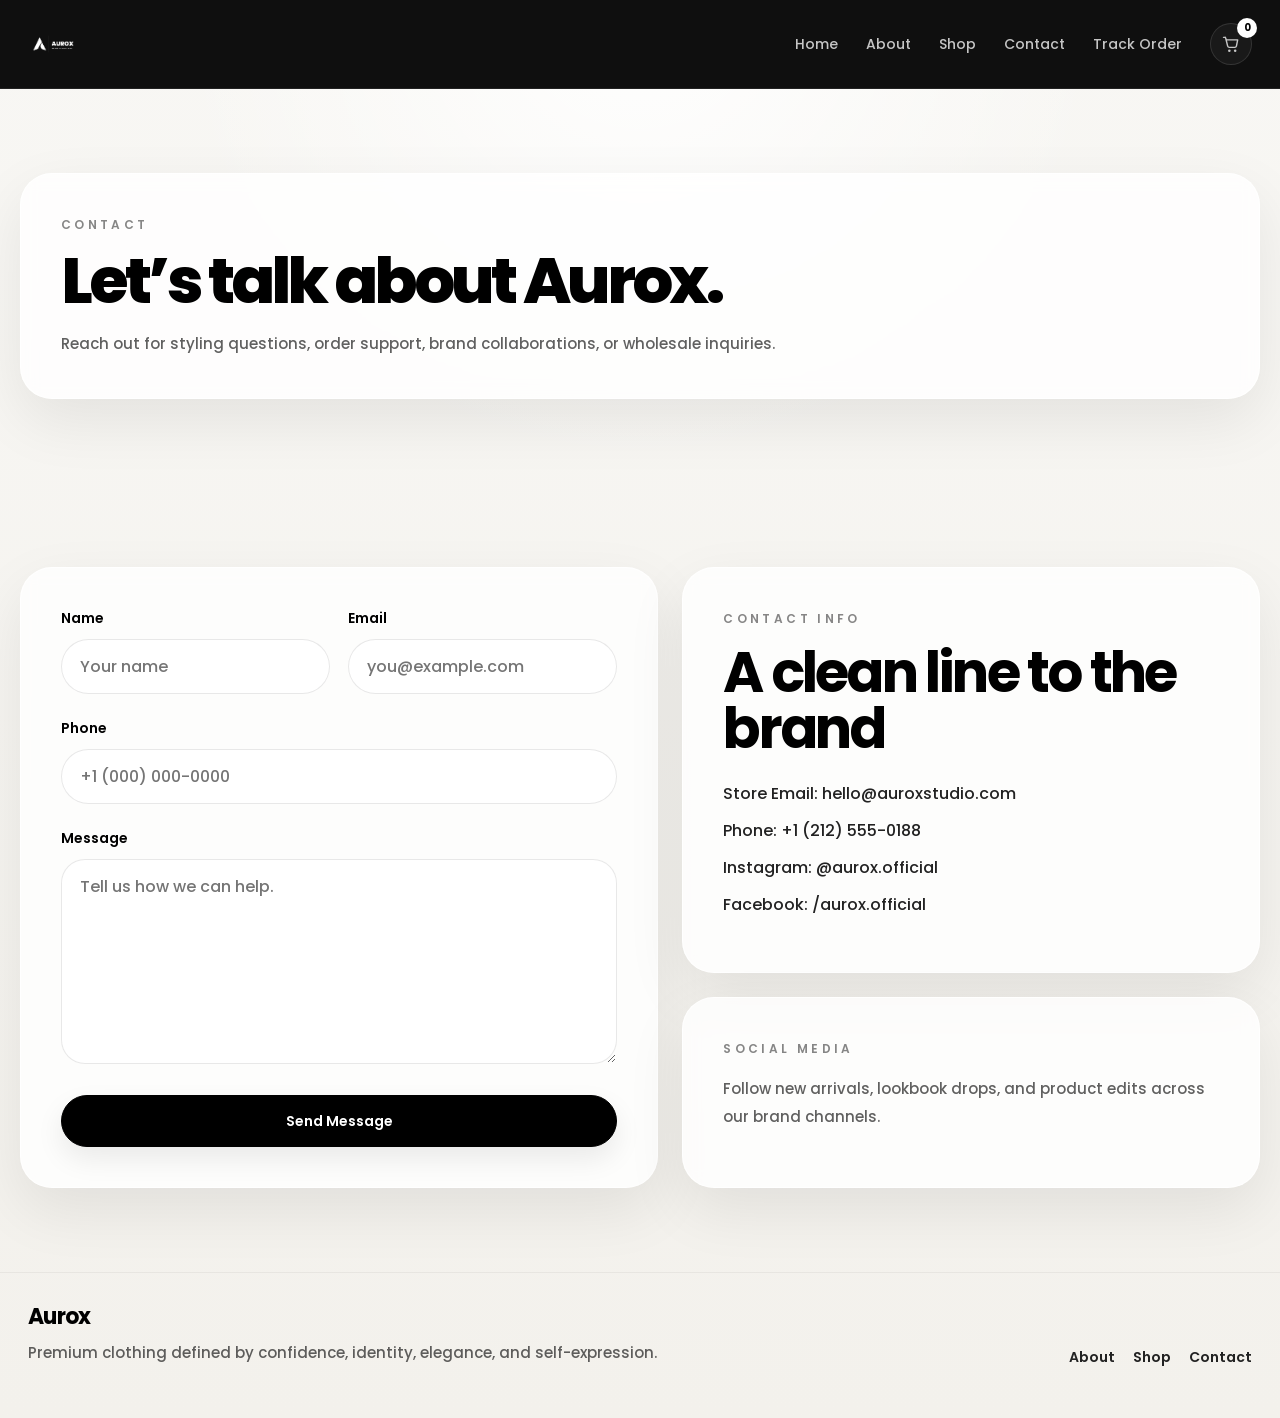
<file: contact.html>
<!DOCTYPE html>
<html lang="en">
  <head>
    <meta charset="UTF-8" />
    <meta name="viewport" content="width=device-width, initial-scale=1.0" />
    <title>Contact | Aurox</title>
    <meta
      name="description"
      content="Contact Aurox for support, styling questions, collaborations, or store information."
    />
    <link rel="preconnect" href="https://fonts.googleapis.com" />
    <link rel="preconnect" href="https://fonts.gstatic.com" crossorigin />
    <link
      href="https://fonts.googleapis.com/css2?family=Poppins:wght@500;600;700;800&display=swap"
      rel="stylesheet"
    />
    <link rel="stylesheet" href="css/style.css" />
  </head>
  <body data-page="contact">
    <header class="site-header">
      <div class="container header-row">
        <a class="brand" href="index.html" aria-label="Aurox home">
          <img class="brand-logo" src="images/aurok-mark.png" alt="Aurox logo" />
        </a>

        <button class="menu-toggle" type="button" aria-label="Open menu" data-menu-toggle>
          <span></span>
          <span></span>
        </button>

        <nav class="site-nav" data-site-nav>
          <a href="index.html">Home</a>
          <a href="about.html">About</a>
          <a href="shop.html">Shop</a>
          <a href="contact.html">Contact</a>
          <a href="track-order.html">Track Order</a>
          <a class="cart-link" href="cart.html" aria-label="Open cart">
            <svg class="cart-icon" viewBox="0 0 24 24" aria-hidden="true">
              <path
                d="M7 7h13l-1.5 7.5a2 2 0 0 1-2 1.5H10a2 2 0 0 1-2-1.5L5.6 4.8A1 1 0 0 0 4.6 4H3"
                fill="none"
                stroke="currentColor"
                stroke-linecap="round"
                stroke-linejoin="round"
                stroke-width="1.7"
              />
              <circle cx="10" cy="20" r="1.5" fill="currentColor" />
              <circle cx="17" cy="20" r="1.5" fill="currentColor" />
            </svg>
            <span class="nav-count" data-cart-count>0</span>
          </a>
        </nav>
      </div>
    </header>

    <main>
      <section class="page-hero section">
        <div class="container panel">
          <p class="eyebrow">Contact</p>
          <h1>Let’s talk about Aurox.</h1>
          <p>
            Reach out for styling questions, order support, brand collaborations,
            or wholesale inquiries.
          </p>
        </div>
      </section>

      <section class="section">
        <div class="container contact-layout">
          <form class="panel contact-form">
            <div class="form-grid">
              <div>
                <label for="name">Name</label>
                <input id="name" type="text" placeholder="Your name" />
              </div>
              <div>
                <label for="email">Email</label>
                <input id="email" type="email" placeholder="you@example.com" />
              </div>
            </div>

            <div>
              <label for="phone">Phone</label>
              <input id="phone" type="tel" placeholder="+1 (000) 000-0000" />
            </div>

            <div>
              <label for="message">Message</label>
              <textarea id="message" rows="7" placeholder="Tell us how we can help."></textarea>
            </div>

            <button class="button button-dark" type="submit">Send Message</button>
          </form>

          <div class="contact-info">
            <article class="panel">
              <p class="eyebrow">Contact Info</p>
              <h2>A clean line to the brand</h2>
              <ul class="info-list">
                <li>Store Email: hello@auroxstudio.com</li>
                <li>Phone: +1 (212) 555-0188</li>
                <li>Instagram: @aurox.official</li>
                <li>Facebook: /aurox.official</li>
              </ul>
            </article>

            <article class="panel">
              <p class="eyebrow">Social Media</p>
              <p>
                Follow new arrivals, lookbook drops, and product edits across
                our brand channels.
              </p>
            </article>
          </div>
        </div>
      </section>
    </main>

    <footer class="site-footer">
      <div class="container footer-row">
        <div>
          <h3>Aurox</h3>
          <p>
            Premium clothing defined by confidence, identity, elegance, and
            self-expression.
          </p>
        </div>
        <div class="footer-links">
          <a href="about.html">About</a>
          <a href="shop.html">Shop</a>
          <a href="contact.html">Contact</a>
        </div>
      </div>
    </footer>

    <script src="js/data.js"></script>
    <script type="module" src="js/main.js"></script>
  </body>
</html>
</file>
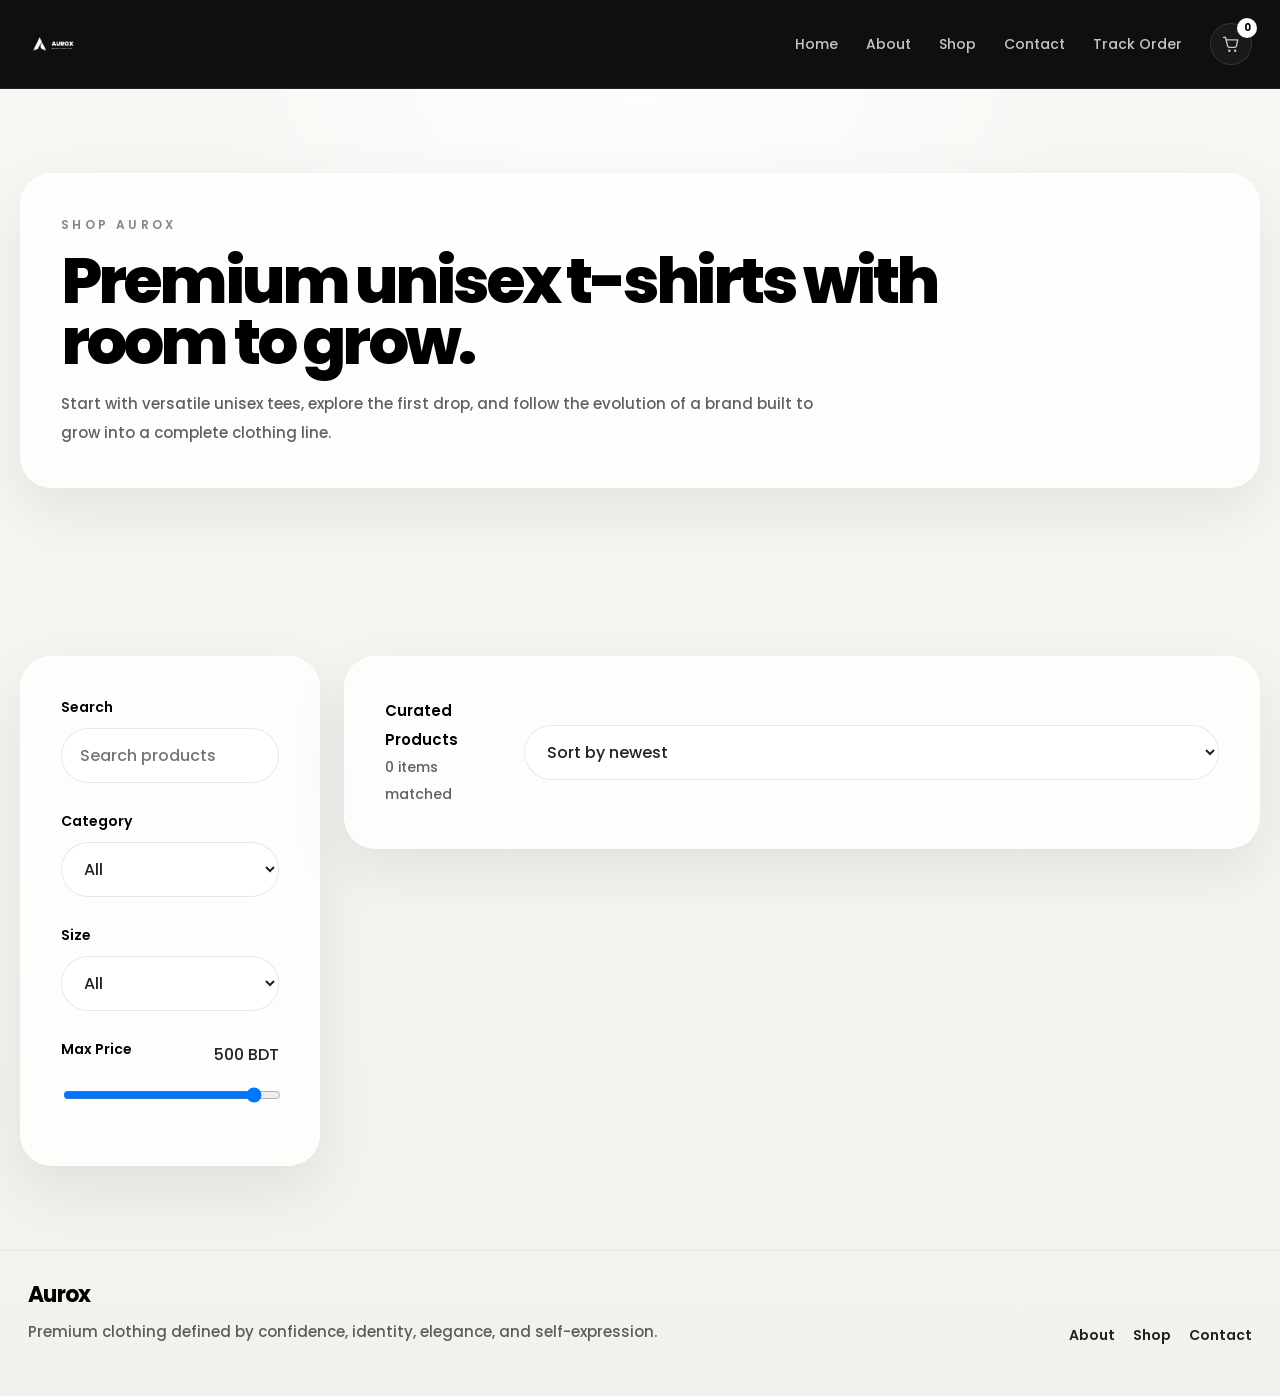
<file: shop.html>
<!DOCTYPE html>
<html lang="en">
  <head>
    <meta charset="UTF-8" />
    <meta name="viewport" content="width=device-width, initial-scale=1.0" />
    <title>Shop | Aurox</title>
    <meta
      name="description"
      content="Browse the current Aurox unisex t-shirt collection, with more collections coming soon."
    />
    <link rel="preconnect" href="https://fonts.googleapis.com" />
    <link rel="preconnect" href="https://fonts.gstatic.com" crossorigin />
    <link
      href="https://fonts.googleapis.com/css2?family=Poppins:wght@500;600;700;800&display=swap"
      rel="stylesheet"
    />
    <link rel="stylesheet" href="css/style.css" />
  </head>
  <body data-page="shop">
    <header class="site-header">
      <div class="container header-row">
        <a class="brand" href="index.html" aria-label="Aurox home">
          <img class="brand-logo" src="images/aurok-mark.png" alt="Aurox logo" />
        </a>

        <button class="menu-toggle" type="button" aria-label="Open menu" data-menu-toggle>
          <span></span>
          <span></span>
        </button>

        <nav class="site-nav" data-site-nav>
          <a href="index.html">Home</a>
          <a href="about.html">About</a>
          <a href="shop.html">Shop</a>
          <a href="contact.html">Contact</a>
          <a href="track-order.html">Track Order</a>
          <a class="cart-link" href="cart.html" aria-label="Open cart">
            <svg class="cart-icon" viewBox="0 0 24 24" aria-hidden="true">
              <path
                d="M7 7h13l-1.5 7.5a2 2 0 0 1-2 1.5H10a2 2 0 0 1-2-1.5L5.6 4.8A1 1 0 0 0 4.6 4H3"
                fill="none"
                stroke="currentColor"
                stroke-linecap="round"
                stroke-linejoin="round"
                stroke-width="1.7"
              />
              <circle cx="10" cy="20" r="1.5" fill="currentColor" />
              <circle cx="17" cy="20" r="1.5" fill="currentColor" />
            </svg>
            <span class="nav-count" data-cart-count>0</span>
          </a>
        </nav>
      </div>
    </header>

    <main>
      <section class="page-hero section">
        <div class="container panel">
          <p class="eyebrow">Shop Aurox</p>
          <h1>Premium unisex t-shirts with room to grow.</h1>
          <p>
            Start with versatile unisex tees, explore the first drop, and follow
            the evolution of a brand built to grow into a complete clothing line.
          </p>
        </div>
      </section>

      <section class="section">
        <div class="container shop-layout">
          <aside class="panel filter-panel">
            <div class="filter-group">
              <label for="search">Search</label>
              <input id="search" type="search" placeholder="Search products" data-search-input />
            </div>

            <div class="filter-group">
              <label for="category">Category</label>
              <select id="category" data-category-filter>
                <option value="All">All</option>
                <option value="Unisex T-Shirts">Unisex T-Shirts</option>
                <option value="New Drop">New Drop</option>
                <option value="Essentials">Essentials</option>
                <option value="Coming Soon">Coming Soon</option>
              </select>
            </div>

            <div class="filter-group">
              <label for="size">Size</label>
              <select id="size" data-size-filter>
                <option value="All">All</option>
                <option value="M">M</option>
                <option value="L">L</option>
                <option value="XL">XL</option>
              </select>
            </div>

            <div class="filter-group">
              <div class="range-label">
                <label for="price">Max Price</label>
                <span data-price-value>500 BDT</span>
              </div>
              <input id="price" type="range" min="400" max="500" step="10" value="500" data-price-filter />
            </div>
          </aside>

          <div class="shop-results">
            <div class="panel results-toolbar">
              <div>
                <p class="toolbar-title">Curated Products</p>
                <p class="toolbar-text"><span data-shop-count>0</span> items matched</p>
              </div>
              <select data-sort-filter>
                <option value="newest">Sort by newest</option>
                <option value="price-low">Price: low to high</option>
                <option value="price-high">Price: high to low</option>
                <option value="popularity">Popularity</option>
              </select>
            </div>

            <div class="product-grid" data-shop-products></div>
          </div>
        </div>
      </section>
    </main>

    <footer class="site-footer">
      <div class="container footer-row">
        <div>
          <h3>Aurox</h3>
          <p>
            Premium clothing defined by confidence, identity, elegance, and
            self-expression.
          </p>
        </div>
        <div class="footer-links">
          <a href="about.html">About</a>
          <a href="shop.html">Shop</a>
          <a href="contact.html">Contact</a>
        </div>
      </div>
    </footer>

    <script src="js/data.js"></script>
    <script type="module" src="js/main.js"></script>
  </body>
</html>
</file>
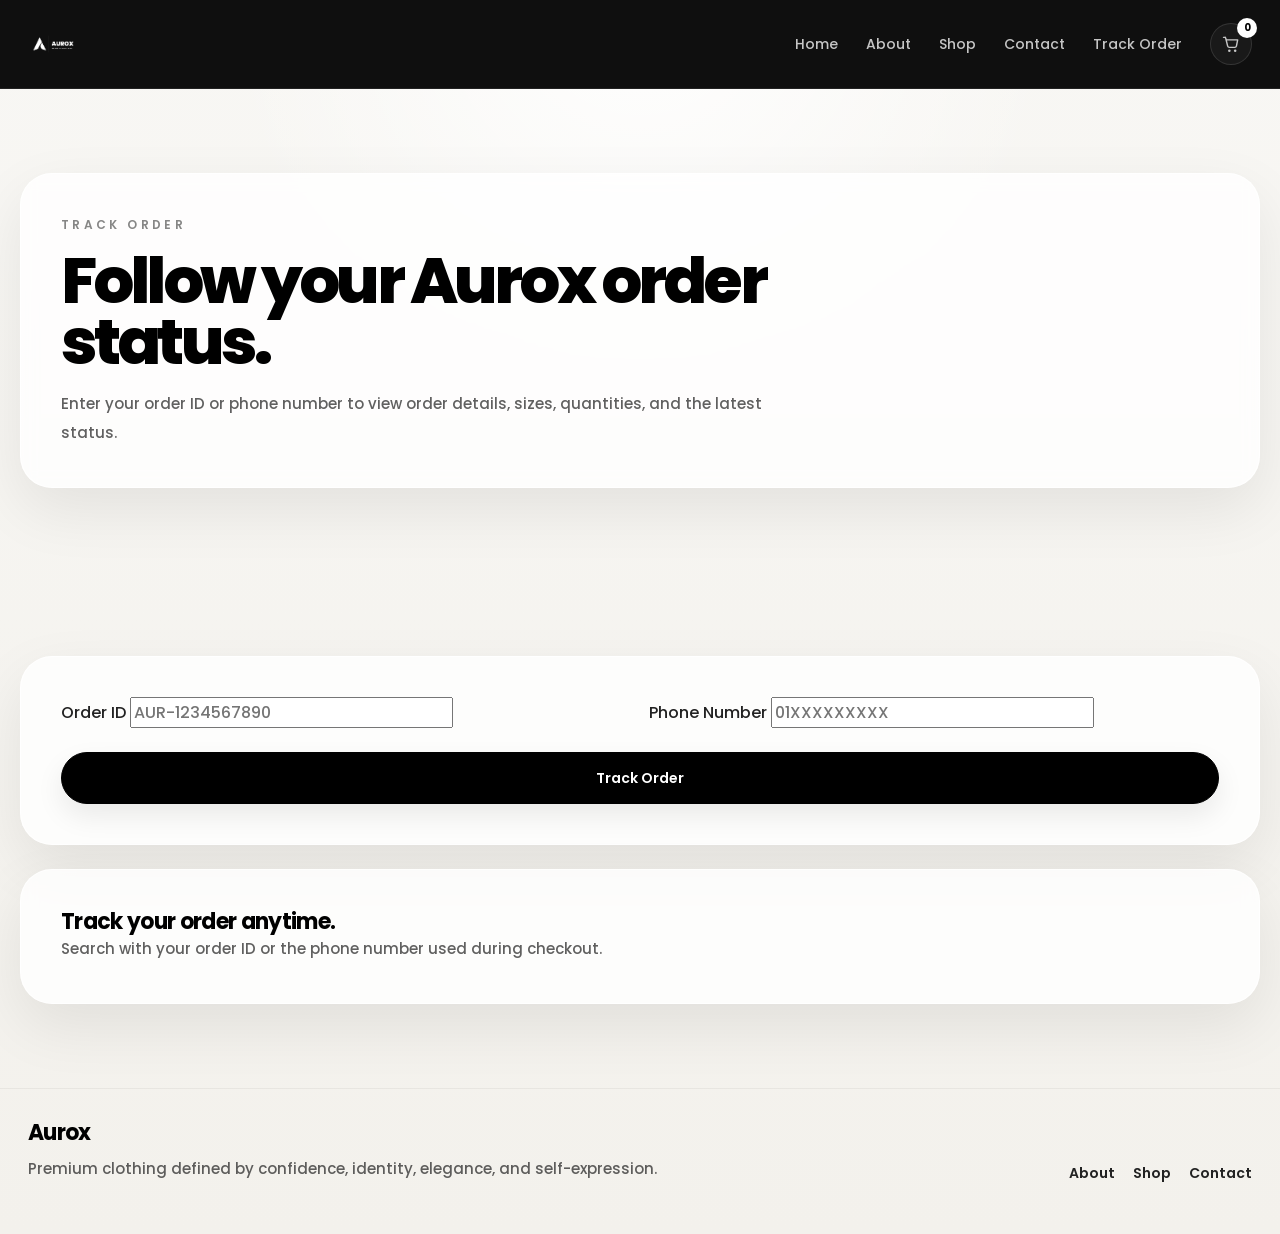
<file: track-order.html>
<!DOCTYPE html>
<html lang="en">
  <head>
    <meta charset="UTF-8" />
    <meta name="viewport" content="width=device-width, initial-scale=1.0" />
    <title>Track Order | Aurox</title>
    <meta
      name="description"
      content="Track your Aurox order by order ID or phone number."
    />
    <link rel="preconnect" href="https://fonts.googleapis.com" />
    <link rel="preconnect" href="https://fonts.gstatic.com" crossorigin />
    <link
      href="https://fonts.googleapis.com/css2?family=Poppins:wght@500;600;700;800&display=swap"
      rel="stylesheet"
    />
    <link rel="stylesheet" href="css/style.css" />
  </head>
  <body data-page="track-order">
    <header class="site-header">
      <div class="container header-row">
        <a class="brand" href="index.html" aria-label="Aurox home">
          <img class="brand-logo" src="images/aurok-mark.png" alt="Aurox logo" />
        </a>

        <button class="menu-toggle" type="button" aria-label="Open menu" data-menu-toggle>
          <span></span>
          <span></span>
        </button>

        <nav class="site-nav" data-site-nav>
          <a href="index.html">Home</a>
          <a href="about.html">About</a>
          <a href="shop.html">Shop</a>
          <a href="contact.html">Contact</a>
          <a href="track-order.html">Track Order</a>
          <a class="cart-link" href="cart.html" aria-label="Open cart">
            <svg class="cart-icon" viewBox="0 0 24 24" aria-hidden="true">
              <path
                d="M7 7h13l-1.5 7.5a2 2 0 0 1-2 1.5H10a2 2 0 0 1-2-1.5L5.6 4.8A1 1 0 0 0 4.6 4H3"
                fill="none"
                stroke="currentColor"
                stroke-linecap="round"
                stroke-linejoin="round"
                stroke-width="1.7"
              />
              <circle cx="10" cy="20" r="1.5" fill="currentColor" />
              <circle cx="17" cy="20" r="1.5" fill="currentColor" />
            </svg>
            <span class="nav-count" data-cart-count>0</span>
          </a>
        </nav>
      </div>
    </header>

    <main>
      <section class="page-hero section">
        <div class="container panel">
          <p class="eyebrow">Track Order</p>
          <h1>Follow your Aurox order status.</h1>
          <p>
            Enter your order ID or phone number to view order details, sizes,
            quantities, and the latest status.
          </p>
        </div>
      </section>

      <section class="section">
        <div class="container track-layout">
          <form class="panel track-form" data-track-form>
            <div class="form-grid">
              <div>
                <label for="track-order-id">Order ID</label>
                <input id="track-order-id" type="text" placeholder="AUR-1234567890" data-track-order-id />
              </div>
              <div>
                <label for="track-phone">Phone Number</label>
                <input id="track-phone" type="tel" placeholder="01XXXXXXXXX" data-track-phone />
              </div>
            </div>
            <p class="inventory-warning" data-track-warning hidden></p>
            <button class="button button-dark" type="submit">Track Order</button>
          </form>

          <div class="track-results" data-track-results>
            <article class="panel empty-state">
              <h3>Track your order anytime.</h3>
              <p>Search with your order ID or the phone number used during checkout.</p>
            </article>
          </div>
        </div>
      </section>
    </main>

    <footer class="site-footer">
      <div class="container footer-row">
        <div>
          <h3>Aurox</h3>
          <p>
            Premium clothing defined by confidence, identity, elegance, and
            self-expression.
          </p>
        </div>
        <div class="footer-links">
          <a href="about.html">About</a>
          <a href="shop.html">Shop</a>
          <a href="contact.html">Contact</a>
        </div>
      </div>
    </footer>

    <script src="js/data.js"></script>
    <script type="module" src="js/main.js"></script>
  </body>
</html>
</file>
<file: css/style.css>
:root {
  --color-black: #000000;
  --color-off-white: #f8f7f4;
  --color-white: #ffffff;
  --color-charcoal: #222222;
  --color-soft-gray: #eaeaea;
  --color-panel: rgba(255, 255, 255, 0.8);
  --color-border: rgba(34, 34, 34, 0.1);
  --shadow-soft: 0 22px 60px rgba(0, 0, 0, 0.08);
  --radius-large: 32px;
  --radius-medium: 24px;
  --radius-small: 16px;
  --container: 1240px;
  --nav-logo-height: 54px;
  --nav-row-padding: 16px;
}

* {
  box-sizing: border-box;
}

html {
  scroll-behavior: smooth;
}

body {
  margin: 0;
  font-family: "Poppins", sans-serif;
  font-weight: 500;
  color: var(--color-charcoal);
  background:
    radial-gradient(circle at top, rgba(255, 255, 255, 0.95), transparent 30%),
    linear-gradient(180deg, #f8f7f4 0%, #f3f1ec 100%);
}

body.modal-open {
  overflow: hidden;
}

img {
  display: block;
  max-width: 100%;
}

a {
  color: inherit;
  text-decoration: none;
}

button,
input,
select,
textarea {
  font: inherit;
}

button {
  cursor: pointer;
}

.container {
  width: min(var(--container), calc(100% - 32px));
  margin: 0 auto;
}

.section {
  padding: 84px 0;
}

.panel {
  background: var(--color-panel);
  border: 1px solid rgba(255, 255, 255, 0.8);
  border-radius: var(--radius-large);
  box-shadow: var(--shadow-soft);
  backdrop-filter: blur(8px);
}

.eyebrow {
  margin: 0 0 14px;
  font-size: 12px;
  font-weight: 600;
  letter-spacing: 0.28em;
  text-transform: uppercase;
  color: rgba(34, 34, 34, 0.55);
}

.eyebrow-light {
  color: rgba(255, 255, 255, 0.64);
}

h1,
h2,
h3,
strong {
  margin: 0;
  color: var(--color-black);
}

h1 {
  font-size: clamp(44px, 8vw, 82px);
  line-height: 0.95;
  letter-spacing: -0.06em;
  font-weight: 800;
}

h2 {
  font-size: clamp(32px, 5vw, 56px);
  line-height: 1;
  letter-spacing: -0.05em;
  font-weight: 700;
}

h3 {
  font-size: 22px;
  line-height: 1.1;
  letter-spacing: -0.03em;
  font-weight: 700;
}

p {
  margin: 0;
  font-size: 15px;
  line-height: 1.9;
  color: rgba(34, 34, 34, 0.72);
}

.site-header {
  position: sticky;
  top: 0;
  z-index: 40;
  border-bottom: 1px solid rgba(255, 255, 255, 0.08);
  background: rgba(0, 0, 0, 0.94);
  backdrop-filter: blur(18px);
}

.header-row {
  display: flex;
  align-items: center;
  justify-content: space-between;
  gap: 24px;
  min-height: 88px;
  padding: var(--nav-row-padding) 0;
}

.brand {
  display: inline-flex;
  align-items: center;
  gap: 0;
  min-width: 0;
  flex-shrink: 0;
}

.brand-logo {
  display: block;
  width: auto;
  height: var(--nav-logo-height);
  object-fit: contain;
  object-position: center;
}

.site-nav {
  display: flex;
  align-items: center;
  gap: 28px;
  min-width: 0;
}

.site-nav a {
  position: relative;
  font-size: 14px;
  font-weight: 500;
  color: rgba(255, 255, 255, 0.76);
  white-space: nowrap;
}

.site-nav a:hover,
.site-nav a.active {
  color: var(--color-white);
}

.nav-count {
  display: inline-flex;
  align-items: center;
  justify-content: center;
  min-width: 18px;
  height: 18px;
  padding: 0 5px;
  border-radius: 999px;
  background: var(--color-white);
  color: var(--color-black);
  font-size: 11px;
  font-weight: 700;
}

.cart-link {
  display: inline-flex;
  align-items: center;
  justify-content: center;
  flex-shrink: 0;
  width: 42px;
  height: 42px;
  border-radius: 999px;
  border: 1px solid rgba(255, 255, 255, 0.12);
  background: rgba(255, 255, 255, 0.04);
}

.cart-link .nav-count {
  position: absolute;
  top: -6px;
  right: -6px;
  min-width: 20px;
  height: 20px;
  padding: 0 6px;
  font-size: 10px;
}

.cart-icon {
  width: 20px;
  height: 20px;
}

.menu-toggle {
  display: none;
  width: 48px;
  height: 48px;
  border: 1px solid rgba(255, 255, 255, 0.14);
  border-radius: 999px;
  background: rgba(255, 255, 255, 0.04);
}

.menu-toggle span {
  display: block;
  width: 18px;
  height: 2px;
  margin: 4px auto;
  background: var(--color-white);
}

.hero-layout,
.split-panel,
.lookbook-grid,
.contact-layout,
.cart-layout,
.checkout-layout,
.shop-layout,
.two-column-layout {
  display: grid;
  gap: 24px;
}

.hero-layout > *,
.split-panel > *,
.lookbook-grid > *,
.contact-layout > *,
.cart-layout > *,
.checkout-layout > *,
.shop-layout > *,
.two-column-layout > *,
.admin-layout > *,
.product-modal-layout > *,
.form-grid > *,
.admin-product-grid > *,
.admin-product-stock-grid > *,
.admin-settings-grid > *,
.track-layout > * {
  min-width: 0;
}

.hero-layout {
  grid-template-columns: 1.02fr 0.98fr;
  align-items: center;
}

.hero-copy .intro {
  max-width: 560px;
  margin-top: 20px;
  font-size: 16px;
  overflow-wrap: anywhere;
}

.button-row {
  display: flex;
  flex-wrap: wrap;
  gap: 14px;
  margin-top: 32px;
}

.button {
  display: inline-flex;
  align-items: center;
  justify-content: center;
  min-height: 52px;
  padding: 0 24px;
  border-radius: 999px;
  border: 1px solid transparent;
  font-size: 14px;
  font-weight: 600;
  box-shadow: 0 12px 28px rgba(0, 0, 0, 0.08);
  transition:
    transform 0.25s ease,
    background-color 0.25s ease,
    border-color 0.25s ease,
    color 0.25s ease,
    box-shadow 0.25s ease;
}

.button:hover {
  transform: translateY(-3px);
  box-shadow: 0 18px 32px rgba(0, 0, 0, 0.12);
}

.button:disabled {
  cursor: not-allowed;
  opacity: 0.45;
  transform: none;
  box-shadow: none;
}

.button-dark {
  background: var(--color-black);
  color: var(--color-white);
  border-color: var(--color-black);
}

.button-dark:hover {
  background: #1a1a1a;
}

.button-light {
  background: transparent;
  border: 1.5px solid var(--color-black);
  color: var(--color-black);
}

.button-light:hover {
  background: var(--color-black);
  border-color: var(--color-black);
  color: var(--color-white);
}

.button-light-solid {
  background: var(--color-white);
  color: var(--color-black);
}

.button-block {
  width: 100%;
  margin-top: 28px;
}

.hero-visual {
  padding: 14px;
  overflow: hidden;
}

.hero-visual img,
.image-panel img {
  width: 100%;
  border-radius: calc(var(--radius-large) - 8px);
  object-fit: cover;
}

.mini-features,
.collection-grid,
.value-grid,
.product-grid {
  display: grid;
  gap: 20px;
}

.mini-features {
  grid-template-columns: repeat(3, 1fr);
  margin-top: 38px;
}

.mini-card,
.collection-card,
.product-card {
  background: rgba(255, 255, 255, 0.8);
  border: 1px solid rgba(255, 255, 255, 0.82);
  border-radius: var(--radius-medium);
  box-shadow: var(--shadow-soft);
}

.mini-card {
  padding: 22px;
}

.mini-card h3 {
  font-size: 18px;
  margin-bottom: 8px;
}

.section-heading {
  margin-bottom: 32px;
}

.section-heading-row {
  display: flex;
  align-items: flex-end;
  justify-content: space-between;
  gap: 20px;
}

.text-link {
  font-size: 14px;
  font-weight: 600;
  color: var(--color-black);
}

.collection-grid {
  grid-template-columns: repeat(4, 1fr);
}

.collection-card {
  position: relative;
  padding: 28px;
}

.collection-card span {
  position: absolute;
  top: 24px;
  right: 28px;
  font-size: 58px;
  font-weight: 800;
  line-height: 1;
  color: rgba(0, 0, 0, 0.05);
}

.collection-card h3 {
  margin-top: 72px;
  margin-bottom: 12px;
}

.split-panel {
  grid-template-columns: 0.95fr 1.05fr;
  padding: 52px;
  align-items: center;
}

.product-grid {
  grid-template-columns: repeat(4, 1fr);
}

.product-card {
  overflow: hidden;
}

.product-card-image {
  position: relative;
  overflow: hidden;
  background: #f3f1eb;
}

.product-card-image img {
  width: 100%;
  aspect-ratio: 0.82;
  object-fit: cover;
  transition: transform 0.45s ease;
}

.product-card:hover .product-card-image img {
  transform: scale(1.03);
}

.product-badge {
  position: absolute;
  top: 18px;
  left: 18px;
  padding: 7px 12px;
  border-radius: 999px;
  background: var(--color-black);
  color: var(--color-white);
  font-size: 10px;
  font-weight: 700;
  letter-spacing: 0.2em;
  text-transform: uppercase;
}

.product-badge-secondary {
  top: 58px;
  background: rgba(34, 34, 34, 0.88);
}

.product-content {
  padding: 22px;
}

.product-meta {
  display: flex;
  align-items: flex-start;
  justify-content: space-between;
  gap: 12px;
}

.product-meta > * {
  min-width: 0;
}

.product-meta p {
  font-size: 13px;
  line-height: 1.7;
}

.product-card .button {
  width: 100%;
  margin-top: 18px;
}

.product-visual-button,
.product-name-button {
  padding: 0;
  border: 0;
  background: transparent;
  text-align: left;
}

.product-visual-button {
  display: block;
  width: 100%;
}

.product-name-button {
  font-size: 22px;
  line-height: 1.1;
  letter-spacing: -0.03em;
  font-weight: 700;
  color: var(--color-black);
  overflow-wrap: anywhere;
}

.product-name-button:hover {
  opacity: 0.72;
}

.product-content .button + .button {
  margin-top: 12px;
}

.product-link-row {
  display: grid;
  gap: 12px;
  margin-top: 18px;
}

.size-guide-link {
  padding: 0;
  border: 0;
  background: transparent;
  color: var(--color-black);
  font-size: 13px;
  font-weight: 600;
  text-align: left;
  text-decoration: underline;
  text-underline-offset: 0.18em;
}

.size-guide-box {
  padding: 18px;
  border: 1px solid rgba(34, 34, 34, 0.08);
  border-radius: 24px;
  background: rgba(255, 255, 255, 0.8);
}

.size-guide-head {
  display: flex;
  align-items: center;
  justify-content: space-between;
  gap: 16px;
  margin-bottom: 14px;
}

.size-guide-table {
  width: 100%;
  border-collapse: collapse;
}

.size-guide-table th,
.size-guide-table td {
  padding: 12px 10px;
  border-bottom: 1px solid rgba(34, 34, 34, 0.08);
  text-align: left;
  font-size: 14px;
}

.size-guide-table th {
  font-weight: 700;
  color: var(--color-black);
}

.stock-note {
  margin-top: 14px;
  font-size: 13px;
  font-weight: 600;
  color: rgba(34, 34, 34, 0.66);
}

.stock-note-out {
  color: rgba(34, 34, 34, 0.42);
}

.inventory-warning {
  margin-bottom: 18px;
  font-size: 13px;
  font-weight: 600;
  line-height: 1.7;
  color: rgba(34, 34, 34, 0.7);
}

.inventory-warning.is-error {
  color: #8b1e1e;
}

.button-disabled,
.button-disabled:hover {
  pointer-events: none;
  opacity: 0.45;
  transform: none;
  box-shadow: none;
}

.product-modal {
  position: fixed;
  inset: 0;
  z-index: 90;
}

.product-modal[hidden] {
  display: none;
}

.product-modal-backdrop {
  position: absolute;
  inset: 0;
  background: rgba(0, 0, 0, 0.62);
}

.product-modal-dialog {
  position: relative;
  width: min(1120px, calc(100% - 32px));
  max-height: calc(100vh - 40px);
  margin: 20px auto;
  overflow: auto;
  background: rgba(248, 247, 244, 0.96);
  border-radius: 32px;
}

.product-modal-layout {
  display: grid;
  grid-template-columns: 0.95fr 1.05fr;
  gap: 28px;
  align-items: start;
}

.product-modal-media {
  background: #f3f1eb;
  border-radius: 24px;
  overflow: hidden;
}

.product-modal-media img {
  width: 100%;
  aspect-ratio: 0.86;
  object-fit: cover;
}

.product-modal-thumbs {
  display: grid;
  grid-template-columns: repeat(auto-fit, minmax(72px, 1fr));
  gap: 12px;
  margin-top: 14px;
}

.product-modal-thumb {
  border: 1px solid rgba(34, 34, 34, 0.1);
  border-radius: 16px;
  padding: 0;
  background: rgba(255, 255, 255, 0.9);
  overflow: hidden;
}

.product-modal-thumb.is-active {
  border-color: var(--color-black);
}

.product-modal-thumb img {
  width: 100%;
  aspect-ratio: 1;
  object-fit: cover;
}

.product-modal-copy {
  display: flex;
  flex-direction: column;
  gap: 18px;
}

.product-modal-price {
  font-size: 20px;
  font-weight: 700;
  color: var(--color-black);
}

.product-modal-details {
  display: grid;
  gap: 8px;
}

.product-modal-details p {
  font-size: 14px;
  line-height: 1.7;
}

.product-modal-details strong {
  font-size: 14px;
}

.product-modal-description {
  max-width: 560px;
  overflow-wrap: anywhere;
}

.modal-stock-text {
  font-size: 14px;
  font-weight: 600;
  color: rgba(34, 34, 34, 0.72);
}

.modal-stock-out {
  color: rgba(34, 34, 34, 0.44);
}

.product-modal-actions {
  display: grid;
  grid-template-columns: repeat(2, minmax(0, 1fr));
  gap: 18px;
}

.product-option-group label {
  display: block;
  margin-bottom: 10px;
  font-size: 14px;
  font-weight: 600;
  color: var(--color-black);
}

.product-option-group select,
.modal-quantity-control input {
  width: 100%;
  border: 1px solid var(--color-border);
  background: rgba(255, 255, 255, 0.96);
  color: var(--color-charcoal);
}

.product-option-group select {
  min-height: 52px;
  padding: 0 18px;
  border-radius: 999px;
}

.modal-quantity-control {
  display: grid;
  grid-template-columns: 48px 1fr 48px;
  align-items: center;
  border: 1px solid var(--color-border);
  border-radius: 999px;
  background: rgba(255, 255, 255, 0.96);
  overflow: hidden;
}

.modal-quantity-control button {
  min-height: 52px;
  border: 0;
  background: transparent;
  color: var(--color-black);
  font-size: 20px;
}

.modal-quantity-control input {
  min-height: 52px;
  border: 0;
  text-align: center;
  outline: none;
}

.product-modal-buttons {
  display: flex;
  flex-wrap: wrap;
  gap: 14px;
}

.product-modal-close {
  position: absolute;
  top: 20px;
  right: 20px;
  width: 46px;
  height: 46px;
  border: 1px solid rgba(34, 34, 34, 0.12);
  border-radius: 999px;
  background: rgba(255, 255, 255, 0.88);
  color: var(--color-black);
  font-size: 24px;
  line-height: 1;
}

.product-badge-out {
  background: rgba(34, 34, 34, 0.92);
}

.info-modal {
  position: fixed;
  inset: 0;
  z-index: 95;
}

.info-modal[hidden] {
  display: none;
}

.info-modal-backdrop {
  position: absolute;
  inset: 0;
  background: rgba(0, 0, 0, 0.62);
}

.info-modal-dialog {
  position: relative;
  width: min(760px, calc(100% - 32px));
  margin: 36px auto;
  background: rgba(248, 247, 244, 0.98);
}

.admin-layout {
  display: grid;
  gap: 24px;
}

.admin-section-tight {
  padding-top: 0;
}

.admin-overview-grid,
.admin-analytics-grid,
.admin-card-list {
  display: grid;
  gap: 18px;
}

.admin-overview-grid {
  grid-template-columns: repeat(3, minmax(0, 1fr));
}

.admin-analytics-grid {
  grid-template-columns: repeat(2, minmax(0, 1fr));
}

.admin-overview-card,
.admin-analytics-card,
.admin-simple-card {
  padding: 24px;
  border: 1px solid rgba(34, 34, 34, 0.08);
  border-radius: 24px;
  background: rgba(255, 255, 255, 0.86);
}

.admin-overview-card h3,
.admin-analytics-card h3 {
  font-size: 16px;
  margin-bottom: 10px;
}

.admin-overview-value {
  font-size: clamp(30px, 4vw, 42px);
  font-weight: 800;
  line-height: 1;
  letter-spacing: -0.05em;
  color: var(--color-black);
}

.admin-overview-note,
.admin-analytics-card p,
.admin-simple-card p {
  margin-top: 10px;
  font-size: 13px;
  line-height: 1.8;
}

.admin-product-form,
.admin-product-list {
  margin-top: 24px;
}

.admin-product-grid {
  display: grid;
  grid-template-columns: repeat(2, minmax(0, 1fr));
  gap: 18px;
}

.admin-product-grid-third {
  grid-template-columns: repeat(3, minmax(0, 1fr));
}

.admin-product-grid label {
  display: block;
  margin-bottom: 10px;
  font-size: 14px;
  font-weight: 600;
  color: var(--color-black);
}

.admin-product-grid input,
.admin-product-grid select,
.admin-product-grid textarea {
  width: 100%;
  border: 1px solid var(--color-border);
  border-radius: 20px;
  padding: 14px 18px;
  background: rgba(255, 255, 255, 0.96);
  color: var(--color-charcoal);
}

.admin-product-grid textarea {
  resize: vertical;
}

.admin-product-stock-grid {
  margin-top: 18px;
  grid-template-columns: repeat(4, minmax(0, 1fr));
}

.admin-product-actions {
  margin-top: 18px;
}

.admin-ai-box,
.admin-upload-box {
  margin-top: 24px;
  padding: 24px;
  border: 1px solid rgba(34, 34, 34, 0.08);
  border-radius: 24px;
  background: rgba(255, 255, 255, 0.72);
}

.admin-ai-roadmap {
  margin-top: 24px;
  padding: 24px;
  border: 1px solid rgba(34, 34, 34, 0.08);
  border-radius: 24px;
  background: rgba(255, 255, 255, 0.72);
}

.admin-product-error {
  min-height: 18px;
  margin-top: 16px;
}

.admin-helper-text {
  margin-top: 18px;
  font-size: 13px;
  line-height: 1.8;
  color: rgba(34, 34, 34, 0.6);
}

.admin-product-list {
  display: grid;
  gap: 16px;
}

.admin-card-list {
  margin-top: 24px;
}

.admin-product-card {
  display: grid;
  gap: 16px;
  padding: 22px;
  border: 1px solid rgba(34, 34, 34, 0.08);
  border-radius: 24px;
  background: rgba(255, 255, 255, 0.84);
}

.admin-product-head,
.admin-product-meta,
.admin-product-stock-row {
  display: flex;
  flex-wrap: wrap;
  align-items: center;
  justify-content: space-between;
  gap: 14px;
}

.admin-product-meta p,
.admin-product-stock-row p {
  font-size: 14px;
  line-height: 1.7;
}

.admin-product-preview {
  display: grid;
  grid-template-columns: 120px 1fr;
  gap: 16px;
  align-items: center;
}

.admin-product-preview img {
  width: 120px;
  height: 140px;
  object-fit: cover;
  border-radius: 20px;
  background: #f3f1eb;
}

.admin-status-pill {
  display: inline-flex;
  align-items: center;
  min-height: 34px;
  padding: 0 14px;
  border-radius: 999px;
  background: rgba(34, 34, 34, 0.08);
  color: var(--color-black);
  font-size: 12px;
  font-weight: 700;
  letter-spacing: 0.06em;
  text-transform: uppercase;
}

.admin-status-pill.is-inactive {
  background: rgba(34, 34, 34, 0.16);
  color: rgba(34, 34, 34, 0.62);
}

.admin-status-pill.is-archived {
  background: rgba(34, 34, 34, 0.22);
  color: rgba(34, 34, 34, 0.56);
}

.admin-login-screen {
  min-height: 100vh;
  display: grid;
  align-items: center;
  padding: 40px 0;
}

.admin-login-wrap {
  display: flex;
  justify-content: center;
}

.admin-login-panel {
  width: min(560px, 100%);
  background: rgba(248, 247, 244, 0.94);
}

.admin-login-brand {
  margin-bottom: 24px;
}

.admin-login-form {
  display: grid;
  gap: 18px;
  margin-top: 28px;
}

.admin-login-form label {
  display: block;
  margin-bottom: 10px;
  font-size: 14px;
  font-weight: 600;
  color: var(--color-black);
}

.admin-login-form input {
  width: 100%;
  min-height: 54px;
  padding: 0 18px;
  border: 1px solid var(--color-border);
  border-radius: 999px;
  background: rgba(255, 255, 255, 0.96);
  color: var(--color-charcoal);
}

.admin-login-error {
  min-height: 18px;
  margin: 0;
}

.admin-login-note {
  margin-top: 24px;
  font-size: 13px;
  line-height: 1.8;
  color: rgba(34, 34, 34, 0.58);
}

.admin-logout-button {
  min-width: 116px;
}

.admin-toolbar {
  display: flex;
  flex-wrap: wrap;
  gap: 14px;
  align-items: center;
  justify-content: space-between;
}

.admin-toolbar .button-row {
  margin-top: 0;
}

.admin-success {
  display: none;
  padding: 14px 18px;
  border: 1px solid rgba(34, 34, 34, 0.08);
  border-radius: 18px;
  background: rgba(255, 255, 255, 0.86);
  font-size: 14px;
  font-weight: 600;
  color: rgba(34, 34, 34, 0.76);
}

.admin-success.is-visible {
  display: block;
}

.admin-table-wrap {
  overflow-x: auto;
  -webkit-overflow-scrolling: touch;
}

.admin-table {
  width: 100%;
  border-collapse: collapse;
  min-width: 680px;
}

.admin-table th,
.admin-table td {
  padding: 18px 16px;
  border-bottom: 1px solid rgba(34, 34, 34, 0.08);
  text-align: left;
  vertical-align: middle;
}

.admin-table th {
  font-size: 13px;
  font-weight: 700;
  letter-spacing: 0.08em;
  text-transform: uppercase;
  color: rgba(34, 34, 34, 0.56);
}

.admin-table td strong {
  font-size: 16px;
}

.admin-stock-input {
  width: 90px;
  min-height: 48px;
  padding: 0 14px;
  border: 1px solid var(--color-border);
  border-radius: 16px;
  background: rgba(255, 255, 255, 0.96);
}

.admin-stock-cell {
  display: grid;
  gap: 10px;
}

.admin-stock-note {
  margin: 0;
  font-size: 12px;
  line-height: 1.5;
  color: rgba(34, 34, 34, 0.56);
}

.admin-stock-note.is-low,
.admin-stock-input.is-low {
  color: #8b5a00;
}

.admin-stock-note.is-out,
.admin-stock-input.is-out {
  color: #8b1e1e;
}

.admin-stock-input.is-low {
  border-color: rgba(139, 90, 0, 0.24);
}

.admin-stock-input.is-out {
  border-color: rgba(139, 30, 30, 0.28);
}

.checkout-payment-note p + p,
.checkout-success p + p {
  margin-top: 10px;
}

.checkout-success {
  margin-bottom: 18px;
}

.checkout-payment-methods {
  margin-top: 14px;
  display: grid;
  gap: 8px;
}

.payment-submit-form {
  display: grid;
  gap: 18px;
  margin-top: 18px;
}

.admin-orders {
  display: grid;
  gap: 18px;
}

.admin-order-card {
  padding: 24px;
  border: 1px solid rgba(34, 34, 34, 0.08);
  border-radius: 24px;
  background: rgba(255, 255, 255, 0.86);
}

.admin-order-head,
.admin-order-meta,
.admin-order-summary {
  display: flex;
  flex-wrap: wrap;
  gap: 14px;
  justify-content: space-between;
}

.admin-order-head {
  align-items: center;
}

.admin-order-meta,
.admin-order-summary {
  margin-top: 14px;
}

.admin-order-lines {
  margin-top: 16px;
  padding-top: 16px;
  border-top: 1px solid rgba(34, 34, 34, 0.08);
  display: grid;
  gap: 8px;
}

.admin-order-line {
  font-size: 14px;
  line-height: 1.7;
  color: rgba(34, 34, 34, 0.72);
}

.admin-order-status {
  min-width: 220px;
  max-width: 100%;
  min-height: 48px;
  padding: 0 14px;
  border: 1px solid var(--color-border);
  border-radius: 16px;
  background: rgba(255, 255, 255, 0.96);
}

.admin-order-empty {
  padding: 24px;
  border: 1px dashed rgba(34, 34, 34, 0.18);
  border-radius: 24px;
  background: rgba(248, 247, 244, 0.72);
}

.admin-settings-grid,
.track-layout {
  display: grid;
  gap: 24px;
}

.admin-settings-grid {
  grid-template-columns: repeat(2, minmax(0, 1fr));
}

.admin-settings-grid label {
  display: block;
  margin-bottom: 10px;
  font-size: 14px;
  font-weight: 600;
  color: var(--color-black);
}

.admin-filters {
  display: grid;
  grid-template-columns: 1.25fr 0.75fr;
  gap: 18px;
  margin-top: 24px;
}

.admin-filters input,
.admin-filters select {
  width: 100%;
  min-height: 52px;
  padding: 0 18px;
  border: 1px solid var(--color-border);
  border-radius: 999px;
  background: rgba(255, 255, 255, 0.96);
}

.admin-image-preview {
  display: grid;
  place-items: center;
  min-height: 220px;
  border: 1px dashed rgba(34, 34, 34, 0.18);
  border-radius: 24px;
  background: rgba(248, 247, 244, 0.86);
  overflow: hidden;
}

.admin-image-preview img {
  width: 100%;
  max-height: 320px;
  object-fit: cover;
}

.admin-gallery-list {
  display: grid;
  gap: 12px;
}

.admin-gallery-item {
  display: flex;
  align-items: center;
  justify-content: space-between;
  gap: 14px;
  padding: 12px 14px;
  border: 1px solid rgba(34, 34, 34, 0.08);
  border-radius: 18px;
  background: rgba(255, 255, 255, 0.8);
}

.admin-gallery-item p {
  min-width: 0;
  font-size: 13px;
  line-height: 1.7;
  word-break: break-all;
}

.admin-upload-actions {
  display: flex;
  flex-wrap: wrap;
  gap: 14px;
}

.admin-kpi-list {
  display: grid;
  gap: 10px;
  margin-top: 12px;
}

.admin-kpi-line,
.admin-analytics-line {
  display: flex;
  justify-content: space-between;
  gap: 16px;
  font-size: 14px;
  line-height: 1.7;
}

.admin-order-actions {
  display: flex;
  flex-wrap: wrap;
  gap: 12px;
  margin-top: 18px;
}

.admin-order-card .status-pill,
.admin-payment-card .status-pill {
  width: fit-content;
}

.admin-payment-card {
  display: grid;
  gap: 14px;
}

.admin-highlight-list {
  display: grid;
  gap: 6px;
  margin-top: 8px;
}

.admin-highlight-list li {
  font-size: 14px;
  line-height: 1.7;
  color: rgba(34, 34, 34, 0.72);
}

.admin-empty-note {
  color: rgba(34, 34, 34, 0.56);
}

.lookbook-grid {
  grid-template-columns: 1.12fr 0.88fr;
}

.image-panel {
  padding: 14px;
}

.lookbook-copy {
  padding: 44px;
  display: flex;
  flex-direction: column;
  justify-content: center;
}

.lookbook-copy p:not(.eyebrow) {
  margin-top: 18px;
}

.lookbook-copy .button {
  margin-top: 30px;
  width: fit-content;
}

.newsletter-panel {
  display: grid;
  grid-template-columns: 1fr 0.9fr;
  gap: 24px;
  padding: 50px;
  border-radius: var(--radius-large);
  background: var(--color-black);
  box-shadow: var(--shadow-soft);
}

.newsletter-panel h2,
.newsletter-panel p {
  color: var(--color-white);
}

.newsletter-form {
  display: flex;
  gap: 14px;
  align-items: end;
}

.newsletter-form > * {
  min-width: 0;
}

.newsletter-form input,
.contact-form input,
.contact-form textarea,
.filter-panel input,
.filter-panel select,
.results-toolbar select,
.checkout-form input,
.checkout-form select,
.checkout-form textarea {
  width: 100%;
  border: 1px solid var(--color-border);
  border-radius: 999px;
  padding: 14px 18px;
  background: rgba(255, 255, 255, 0.96);
  color: var(--color-charcoal);
  outline: none;
}

.contact-form textarea {
  border-radius: 24px;
  resize: vertical;
}

.checkout-form textarea {
  border-radius: 24px;
  resize: vertical;
}

.newsletter-form input {
  background: rgba(255, 255, 255, 0.08);
  border-color: rgba(255, 255, 255, 0.16);
  color: var(--color-white);
}

.newsletter-form input::placeholder {
  color: rgba(255, 255, 255, 0.45);
}

.page-hero .panel,
.contact-form,
.filter-panel,
.results-toolbar,
.order-summary,
.checkout-form .panel,
.panel {
  padding: 40px;
}

.page-hero h1 {
  max-width: 900px;
  font-size: clamp(36px, 5vw, 66px);
}

.page-hero p:last-child {
  max-width: 760px;
  margin-top: 18px;
}

.two-column-layout,
.contact-layout,
.checkout-layout,
.cart-layout {
  grid-template-columns: 1.05fr 0.95fr;
}

.value-grid {
  grid-template-columns: repeat(3, 1fr);
}

.value-grid .panel h3 {
  margin: 40px 0 12px;
}

.shop-layout {
  grid-template-columns: 300px 1fr;
  align-items: start;
}

.filter-panel {
  position: sticky;
  top: 104px;
}

.filter-group + .filter-group {
  margin-top: 28px;
}

.filter-group label,
.contact-form label,
.checkout-form label {
  display: block;
  margin-bottom: 10px;
  font-size: 14px;
  font-weight: 600;
  color: var(--color-black);
}

.field-error {
  min-height: 18px;
  margin-top: 8px;
  font-size: 12px;
  line-height: 1.5;
  color: #8b1e1e;
}

.field-error:empty {
  display: none;
}

.input-error {
  border-color: rgba(139, 30, 30, 0.45) !important;
  box-shadow: 0 0 0 3px rgba(139, 30, 30, 0.08);
}

.range-label {
  display: flex;
  align-items: center;
  justify-content: space-between;
}

.results-toolbar {
  display: flex;
  align-items: center;
  justify-content: space-between;
  gap: 20px;
  margin-bottom: 24px;
}

.results-toolbar > * {
  min-width: 0;
}

.toolbar-title {
  font-size: 15px;
  font-weight: 600;
  color: var(--color-black);
}

.toolbar-text {
  font-size: 14px;
}

.contact-form,
.checkout-form {
  display: grid;
  gap: 24px;
}

.form-grid {
  display: grid;
  grid-template-columns: repeat(2, 1fr);
  gap: 18px;
}

.full-width {
  grid-column: 1 / -1;
}

.contact-info {
  display: grid;
  gap: 24px;
}

.info-list {
  margin: 24px 0 0;
  padding: 0;
  list-style: none;
}

.info-list li + li {
  margin-top: 12px;
}

.cart-layout,
.checkout-layout {
  align-items: start;
}

.cart-items {
  display: grid;
  gap: 16px;
}

.cart-item,
.checkout-product {
  display: grid;
  gap: 18px;
}

.cart-item {
  grid-template-columns: 180px 1fr;
  padding: 20px;
}

.cart-item-image {
  width: 100%;
  border-radius: 24px;
  background: #f3f1eb;
}

.cart-item-body {
  display: flex;
  flex-direction: column;
  justify-content: space-between;
  gap: 16px;
}

.cart-item-top,
.summary-row,
.cart-item-actions {
  display: flex;
  align-items: center;
  justify-content: space-between;
  gap: 14px;
}

.cart-item-top > *,
.summary-row > *,
.cart-item-actions > * {
  min-width: 0;
}

.summary-row {
  padding: 14px 0;
  border-bottom: 1px solid rgba(0, 0, 0, 0.05);
}

.summary-row:last-of-type {
  border-bottom: 0;
}

.total-row {
  font-size: 17px;
}

.quantity-control {
  display: inline-flex;
  align-items: center;
  gap: 14px;
  padding: 10px 14px;
  border: 1px solid var(--color-border);
  border-radius: 999px;
  background: rgba(255, 255, 255, 0.86);
}

.quantity-control button,
.remove-button {
  border: 0;
  background: transparent;
  color: var(--color-charcoal);
  font-weight: 600;
}

.empty-state {
  padding: 40px;
}

.empty-state .button {
  margin-top: 20px;
}

.choice-card {
  display: flex;
  align-items: center;
  justify-content: space-between;
  gap: 18px;
  margin-top: 14px;
  padding: 18px 20px;
  border: 1px solid var(--color-border);
  border-radius: 24px;
  background: rgba(255, 255, 255, 0.9);
}

.confirm-check {
  display: flex;
  align-items: flex-start;
  gap: 12px;
  margin-top: 16px;
  padding: 16px 18px;
  border: 1px solid rgba(34, 34, 34, 0.08);
  border-radius: 20px;
  background: rgba(255, 255, 255, 0.76);
}

.confirm-check input {
  width: 18px;
  height: 18px;
  margin-top: 4px;
  accent-color: var(--color-black);
}

.confirm-check span {
  font-size: 14px;
  line-height: 1.7;
  color: rgba(34, 34, 34, 0.74);
}

.choice-card strong,
.choice-card small {
  display: block;
}

.choice-card small {
  margin-top: 4px;
  font-size: 13px;
  color: rgba(34, 34, 34, 0.56);
}

.payment-placeholder {
  border: 1px dashed rgba(34, 34, 34, 0.2);
  border-radius: 24px;
  padding: 24px;
  background: rgba(248, 247, 244, 0.8);
}

.checkout-products {
  display: grid;
  gap: 14px;
  margin-bottom: 12px;
}

.checkout-product {
  grid-template-columns: 64px 1fr auto;
  align-items: center;
}

.checkout-product img {
  width: 64px;
  height: 80px;
  border-radius: 18px;
  object-fit: cover;
  background: #f3f1eb;
}

.track-form,
.track-results {
  display: grid;
  gap: 24px;
}

.track-card {
  display: grid;
  gap: 18px;
}

.track-card-head,
.track-card-meta {
  display: flex;
  flex-wrap: wrap;
  align-items: center;
  justify-content: space-between;
  gap: 16px;
}

.track-card-lines {
  display: grid;
  gap: 12px;
}

.track-card-line {
  padding-top: 14px;
  border-top: 1px solid rgba(34, 34, 34, 0.08);
  overflow-wrap: anywhere;
}

.status-pill {
  display: inline-flex;
  align-items: center;
  min-height: 34px;
  padding: 0 14px;
  border-radius: 999px;
  background: rgba(34, 34, 34, 0.08);
  color: var(--color-black);
  font-size: 12px;
  font-weight: 700;
  letter-spacing: 0.06em;
  text-transform: uppercase;
}

.review-placeholder {
  display: flex;
  align-items: center;
  min-height: 180px;
}

.site-footer {
  padding: 32px 0 50px;
  border-top: 1px solid rgba(0, 0, 0, 0.05);
}

.cart-toast {
  position: fixed;
  right: 24px;
  bottom: 24px;
  z-index: 80;
  padding: 15px 20px;
  border: 1px solid rgba(255, 255, 255, 0.75);
  border-radius: 18px;
  background: rgba(0, 0, 0, 0.92);
  color: var(--color-white);
  box-shadow: var(--shadow-soft);
  font-size: 14px;
  font-weight: 600;
  letter-spacing: 0.01em;
  opacity: 0;
  transform: translateY(14px);
  pointer-events: none;
  transition: opacity 0.28s ease, transform 0.28s ease;
}

.cart-toast.is-visible {
  opacity: 1;
  transform: translateY(0);
}

.footer-row {
  display: flex;
  align-items: end;
  justify-content: space-between;
  gap: 24px;
}

.footer-row > * {
  min-width: 0;
}

.footer-row h3 {
  margin-bottom: 10px;
}

.footer-links {
  display: flex;
  flex-wrap: wrap;
  gap: 18px;
}

.footer-links a {
  font-size: 14px;
  font-weight: 600;
}

.footer-links a,
.text-link,
.remove-button {
  transition: color 0.25s ease;
}

.footer-links a:hover,
.text-link:hover,
.remove-button:hover {
  color: var(--color-black);
}

@media (max-width: 1100px) {
  :root {
    --nav-logo-height: 48px;
  }

  .hero-layout,
  .lookbook-grid,
  .split-panel,
  .shop-layout,
  .contact-layout,
  .cart-layout,
  .checkout-layout,
  .two-column-layout,
  .newsletter-panel {
    grid-template-columns: 1fr;
  }

  .collection-grid,
  .product-grid {
    grid-template-columns: repeat(2, 1fr);
  }

  .product-modal-layout {
    grid-template-columns: 1fr;
  }

  .hero-copy .intro,
  .product-modal-description,
  .page-hero p:last-child {
    max-width: none;
  }

  .mini-features,
  .value-grid {
    grid-template-columns: 1fr;
  }

  .filter-panel {
    position: static;
  }

  .newsletter-form {
    flex-direction: column;
    align-items: stretch;
  }

  .admin-settings-grid,
  .track-layout,
  .admin-product-grid,
  .admin-product-stock-grid,
  .admin-product-grid-third,
  .admin-overview-grid,
  .admin-analytics-grid,
  .admin-filters {
    grid-template-columns: 1fr;
  }
}

@media (max-width: 820px) {
  :root {
    --nav-logo-height: 42px;
    --nav-row-padding: 14px;
  }

  .menu-toggle {
    display: inline-flex;
    flex-direction: column;
    justify-content: center;
    flex-shrink: 0;
  }

  .site-nav {
    position: absolute;
    top: calc(100% + 10px);
    left: 16px;
    right: 16px;
    display: none;
    flex-direction: column;
    align-items: stretch;
    gap: 8px;
    padding: 16px;
    border-radius: 24px;
    background: rgba(0, 0, 0, 0.96);
    border: 1px solid rgba(255, 255, 255, 0.08);
    box-shadow: var(--shadow-soft);
  }

  .site-nav.open {
    display: flex;
  }

  .site-nav a {
    padding: 12px 14px;
    border-radius: 16px;
    width: 100%;
  }

  .site-nav a.cart-link {
    width: 54px;
    margin-top: 6px;
    align-self: flex-start;
  }

  .site-nav a:hover,
  .site-nav a.active {
    background: rgba(255, 255, 255, 0.08);
    color: var(--color-white);
  }

  .header-row {
    position: relative;
    gap: 16px;
  }

  .section {
    padding: 70px 0;
  }

  .page-hero .panel,
  .contact-form,
  .filter-panel,
  .results-toolbar,
  .order-summary,
  .checkout-form .panel,
  .panel {
    padding: 28px;
  }

  .results-toolbar,
  .section-heading-row,
  .footer-row,
  .size-guide-head,
  .track-card-head,
  .track-card-meta,
  .admin-product-head,
  .admin-product-meta,
  .admin-product-stock-row,
  .admin-order-actions,
  .admin-kpi-line,
  .admin-analytics-line,
  .admin-upload-actions {
    flex-direction: column;
    align-items: flex-start;
  }

  .results-toolbar select,
  .admin-order-status,
  .admin-upload-actions .button,
  .footer-links {
    width: 100%;
  }

  .cart-item {
    grid-template-columns: 1fr;
  }

  .cart-item-image {
    max-width: 220px;
  }

  .cart-item-actions,
  .cart-item-top {
    align-items: flex-start;
  }

  .admin-product-preview {
    grid-template-columns: 1fr;
  }

  .footer-links {
    gap: 12px;
  }
}

@media (max-width: 640px) {
  :root {
    --nav-logo-height: 40px;
    --nav-row-padding: 12px;
  }

  .product-grid,
  .collection-grid,
  .form-grid,
  .checkout-product {
    grid-template-columns: 1fr;
  }

  .checkout-product {
    gap: 10px;
  }

  .checkout-product img {
    width: 100%;
    height: 180px;
  }

  .container {
    width: min(var(--container), calc(100% - 24px));
  }

  .header-row {
    min-height: 72px;
  }

  .page-hero h1 {
    font-size: clamp(32px, 11vw, 48px);
    line-height: 0.98;
  }

  .hero-copy .intro,
  .page-hero p:last-child,
  p {
    line-height: 1.75;
  }

  .product-modal-dialog {
    width: min(100% - 24px, 1120px);
    max-height: calc(100vh - 24px);
    margin: 12px auto;
    border-radius: 24px;
  }

  .product-modal-actions {
    grid-template-columns: 1fr;
  }

  .product-modal-buttons {
    flex-direction: column;
  }

  .product-modal-close {
    top: 14px;
    right: 14px;
    width: 42px;
    height: 42px;
  }

  .product-modal-thumbs {
    grid-template-columns: repeat(4, minmax(0, 1fr));
  }

  .cart-toast {
    right: 12px;
    bottom: 12px;
    left: 12px;
    text-align: center;
  }

  .button {
    width: 100%;
  }

  .button-row {
    flex-direction: column;
  }

  .button-row .button,
  .newsletter-form .button,
  .quantity-control,
  .cart-item-image,
  .checkout-product img {
    width: 100%;
  }

  .cart-item,
  .admin-order-card,
  .admin-simple-card,
  .admin-overview-card,
  .admin-analytics-card {
    padding: 18px;
  }

  .footer-row {
    align-items: flex-start;
  }
}

@media (max-width: 480px) {
  .site-nav {
    left: 12px;
    right: 12px;
    padding: 14px;
  }

  .page-hero .panel,
  .contact-form,
  .filter-panel,
  .results-toolbar,
  .order-summary,
  .checkout-form .panel,
  .panel {
    padding: 22px;
  }

  .hero-visual,
  .image-panel {
    padding: 10px;
  }

  .collection-card,
  .product-content {
    padding-left: 18px;
    padding-right: 18px;
  }

  .collection-card {
    padding-top: 22px;
    padding-bottom: 22px;
  }

  .collection-card span {
    top: 18px;
    right: 18px;
    font-size: 48px;
  }

  .collection-card h3 {
    margin-top: 62px;
  }

  .choice-card {
    flex-direction: column;
    align-items: flex-start;
  }

  .quantity-control {
    justify-content: space-between;
  }

  .admin-gallery-item {
    flex-direction: column;
    align-items: flex-start;
  }

  .admin-gallery-item .button {
    width: 100%;
  }
}

@media (min-width: 1280px) {
  .site-header .container,
  .site-footer .container {
    width: min(var(--container), calc(100% - 56px));
  }

  .product-grid {
    gap: 24px;
  }
}

@media (min-width: 1440px) {
  :root {
    --container: 1280px;
  }
}
</file>
